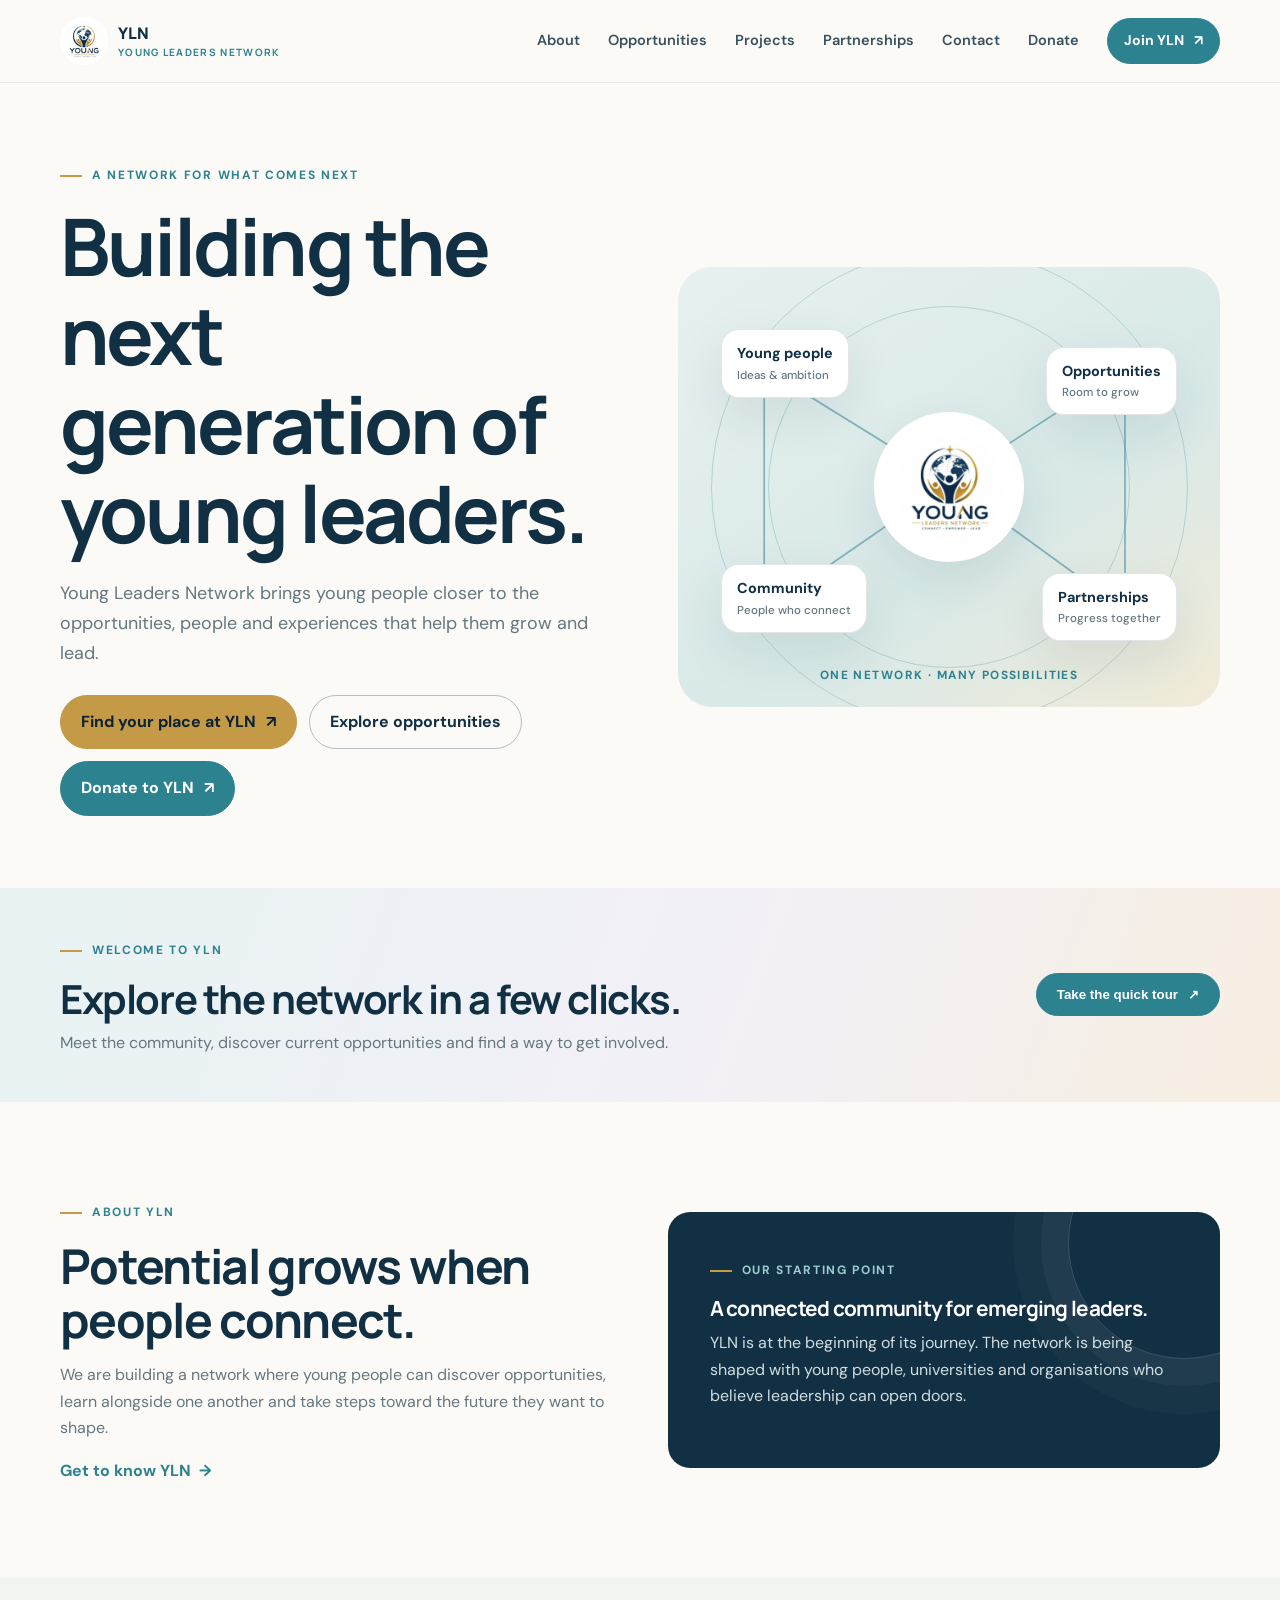
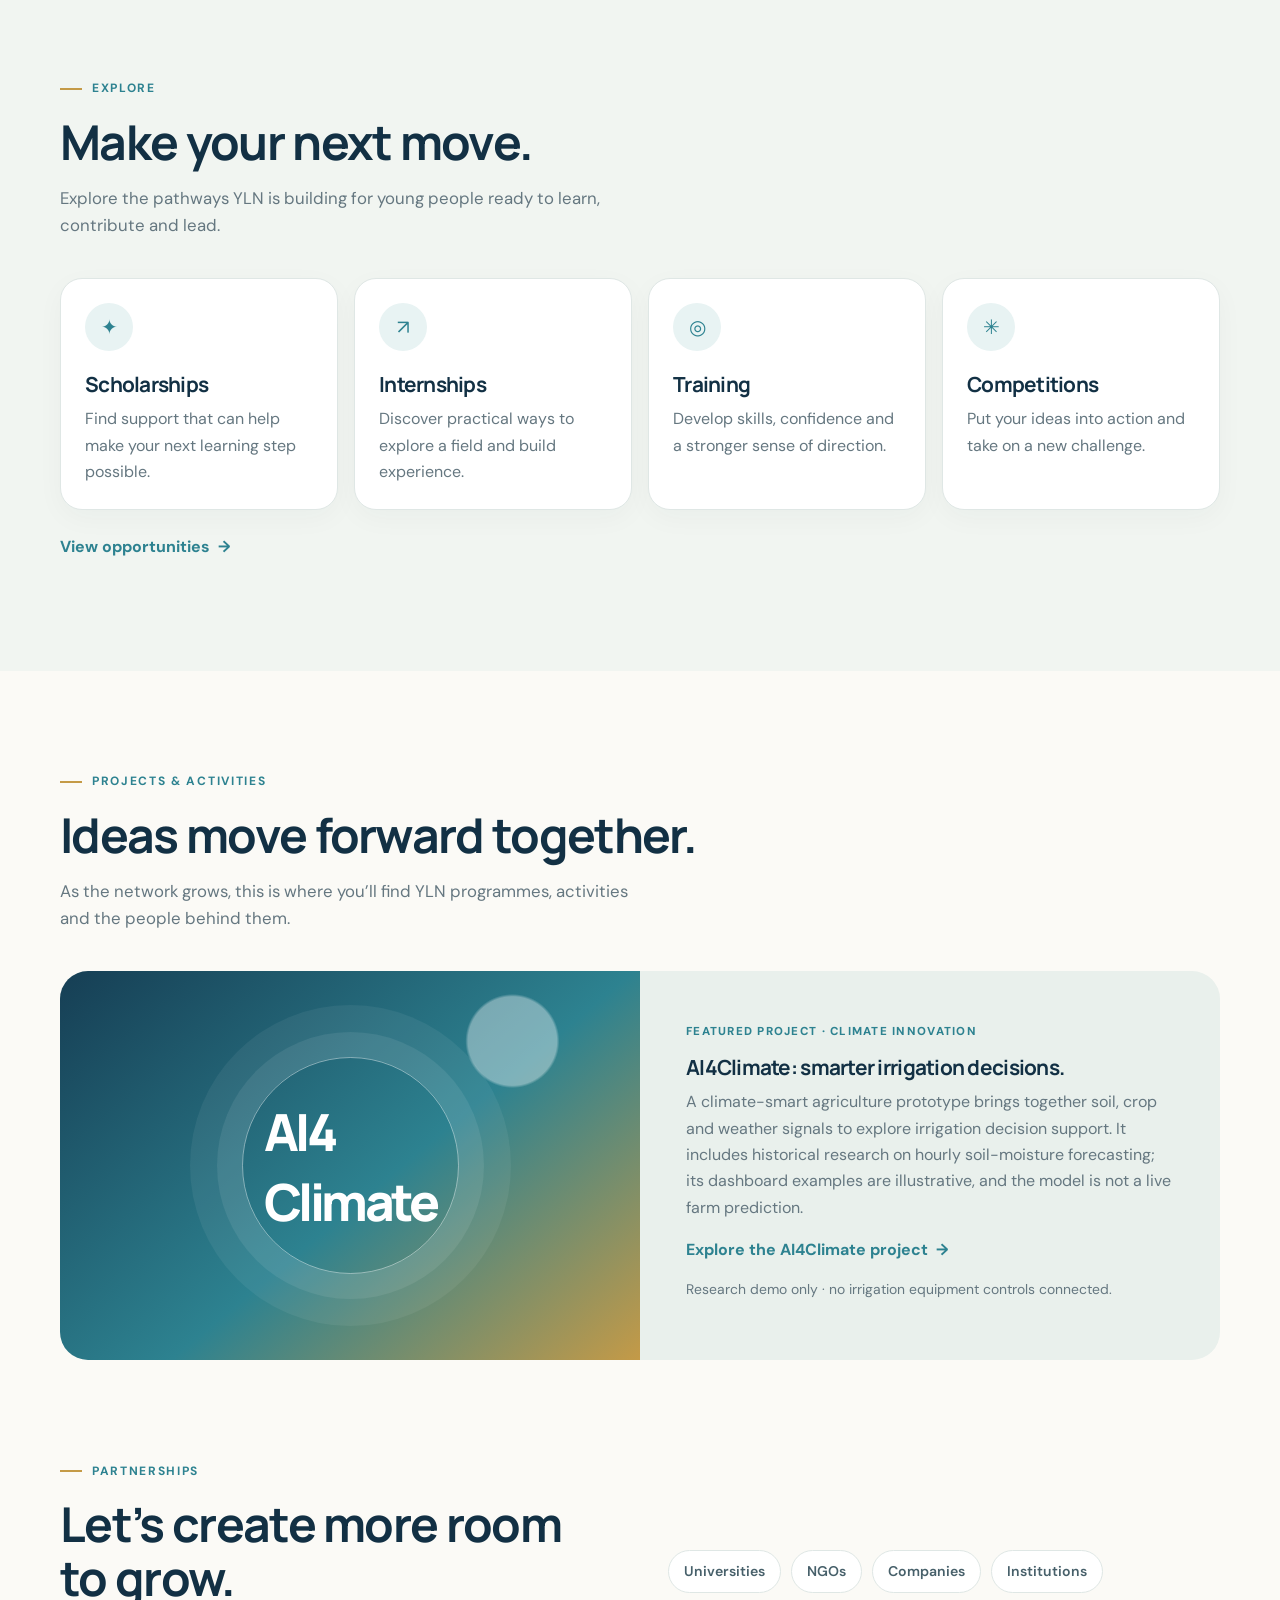
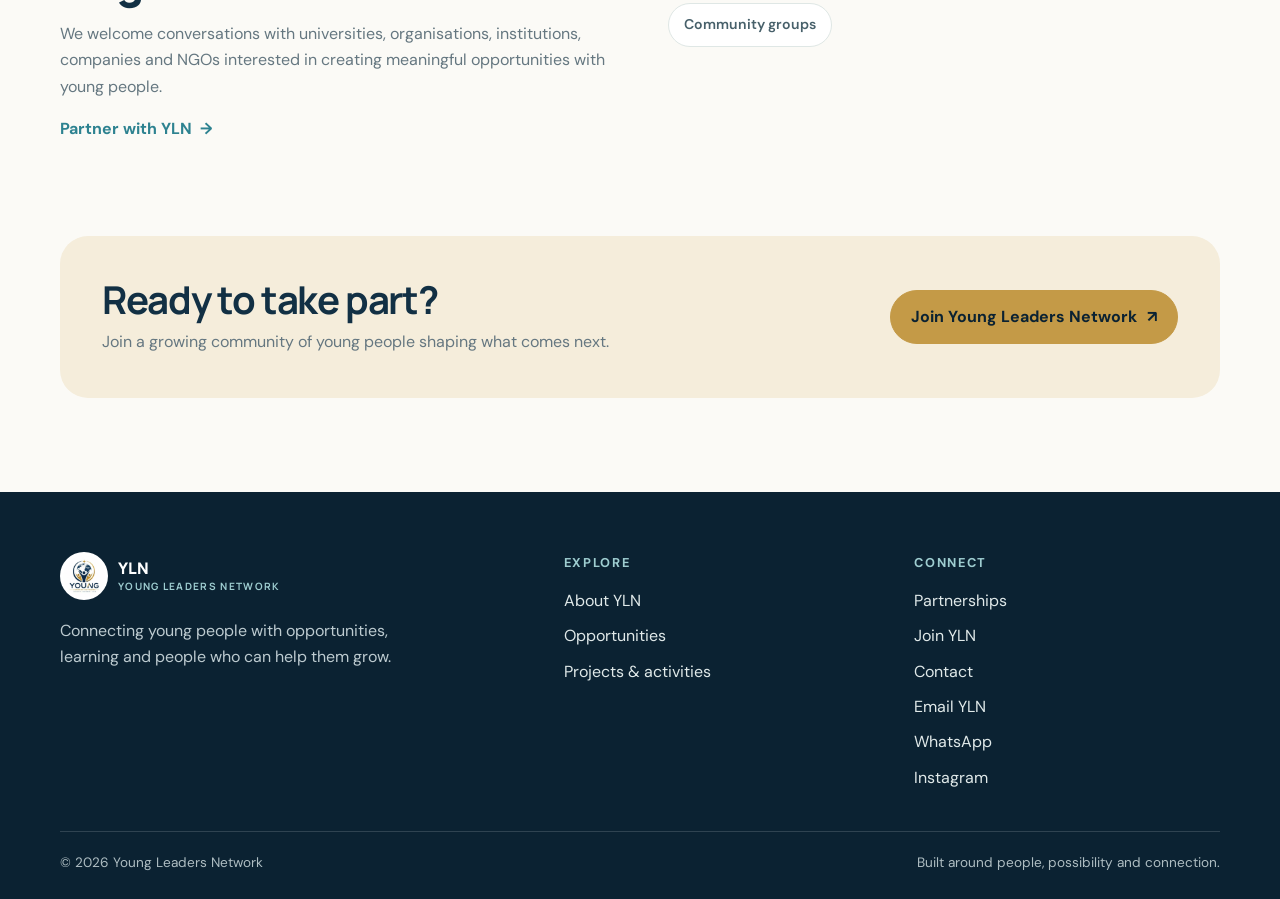
<file: index.html>
<!doctype html><html lang="en"><head><meta charset="utf-8"><meta name="viewport" content="width=device-width,initial-scale=1"><meta name="description" content="Young Leaders Network connects young people with opportunities, learning and meaningful partnerships."><title>Young Leaders Network | Building the next generation</title><link rel="icon" href="assets/yln-logo-circle.png" type="image/png"><meta name="theme-color" content="#102b45"><meta property="og:type" content="website"><meta property="og:title" content="Young Leaders Network"><meta property="og:description" content="Connecting young people with opportunities, learning and people who can help them grow."><link rel="stylesheet" href="css/style.css"></head><body>
<header class="site-header"><div class="container nav-wrap"><a class="brand" href="index.html" aria-label="Young Leaders Network home"><img src="assets/yln-logo-circle.png" alt=""><span>YLN<small>YOUNG LEADERS NETWORK</small></span></a><button class="menu-toggle" aria-label="Toggle navigation" aria-expanded="false">☰</button><nav class="nav-links" aria-label="Main navigation"><a href="about.html">About</a><a href="opportunities.html">Opportunities</a><a href="projects.html">Projects</a><a href="partnerships.html">Partnerships</a><a href="contact.html">Contact</a><a href="donate.html">Donate</a><a class="button small" href="join.html">Join YLN <span>↗</span></a></nav></div></header>
<main><section class="hero"><div class="container hero-grid"><div class="hero-copy"><span class="eyebrow">A network for what comes next</span><h1>Building the next generation of young leaders.</h1><p>Young Leaders Network brings young people closer to the opportunities, people and experiences that help them grow and lead.</p><div class="hero-actions"><a class="button gold" href="join.html">Find your place at YLN <span>↗</span></a><a class="button outline" href="opportunities.html">Explore opportunities</a><a class="button" href="donate.html">Donate to YLN <span>↗</span></a></div></div><div class="hero-art" aria-label="Illustration of young people connected through a leadership network"><svg class="network-lines" viewBox="0 0 600 500" aria-hidden="true"><g fill="none" stroke="#2d8290" stroke-width="2" opacity=".52"><path d="M90 115 300 245 500 115M90 390 300 245 500 390M90 115 90 390M500 115 500 390"/><circle cx="90" cy="115" r="6" fill="#c49a47"/><circle cx="500" cy="115" r="6" fill="#c49a47"/><circle cx="90" cy="390" r="6" fill="#c49a47"/><circle cx="500" cy="390" r="6" fill="#c49a47"/></g></svg><div class="hero-orb"><img src="assets/yln-logo-circle.png" alt="Young Leaders Network emblem"></div><div class="node one">Young people<span>Ideas & ambition</span></div><div class="node two">Opportunities<span>Room to grow</span></div><div class="node three">Community<span>People who connect</span></div><div class="node four">Partnerships<span>Progress together</span></div><div class="hero-note">One network · many possibilities</div></div></div></section>
<section class="welcome-strip"><div class="container welcome-inner"><div><span class="eyebrow">Welcome to YLN</span><h2>Explore the network in a few clicks.</h2><p>Meet the community, discover current opportunities and find a way to get involved.</p></div><button class="button" type="button" data-tour-open>Take the quick tour <span>↗</span></button></div></section>
<section class="section"><div class="container split"><div><span class="eyebrow">About YLN</span><h2>Potential grows when people connect.</h2><p>We are building a network where young people can discover opportunities, learn alongside one another and take steps toward the future they want to shape.</p><a class="link-arrow" href="about.html">Get to know YLN <span>→</span></a></div><div class="feature-panel"><span class="eyebrow" style="color:#9ecdd0">Our starting point</span><h3>A connected community for emerging leaders.</h3><p>YLN is at the beginning of its journey. The network is being shaped with young people, universities and organisations who believe leadership can open doors.</p></div></div></section>
<section class="section" style="background:#f1f5f1"><div class="container"><div class="section-heading"><span class="eyebrow">Explore</span><h2>Make your next move.</h2><p>Explore the pathways YLN is building for young people ready to learn, contribute and lead.</p></div><div class="cards"><article class="card"><div class="icon-disc">✦</div><h3>Scholarships</h3><p>Find support that can help make your next learning step possible.</p></article><article class="card"><div class="icon-disc">↗</div><h3>Internships</h3><p>Discover practical ways to explore a field and build experience.</p></article><article class="card"><div class="icon-disc">◎</div><h3>Training</h3><p>Develop skills, confidence and a stronger sense of direction.</p></article><article class="card"><div class="icon-disc">✳</div><h3>Competitions</h3><p>Put your ideas into action and take on a new challenge.</p></article></div><p style="margin-top:24px"><a class="link-arrow" href="opportunities.html">View opportunities <span>→</span></a></p></div></section>
<section class="section"><div class="container"><div class="section-heading"><span class="eyebrow">Projects & activities</span><h2>Ideas move forward together.</h2><p>As the network grows, this is where you’ll find YLN programmes, activities and the people behind them.</p></div><div class="project-feature"><div class="project-visual ai-project-visual"><strong>AI4<br>Climate</strong></div><div class="project-copy"><span class="category">Featured project · Climate innovation</span><h3>AI4Climate: smarter irrigation decisions.</h3><p>A climate-smart agriculture prototype brings together soil, crop and weather signals to explore irrigation decision support. It includes historical research on hourly soil-moisture forecasting; its dashboard examples are illustrative, and the model is not a live farm prediction.</p><a class="link-arrow" href="projects/ai4climate/index.html">Explore the AI4Climate project <span>→</span></a><p class="muted-note" style="margin-top:14px">Research demo only · no irrigation equipment controls connected.</p></div></div></div></section>
<section class="section" style="padding-top:0"><div class="container split"><div><span class="eyebrow">Partnerships</span><h2>Let’s create more room to grow.</h2><p>We welcome conversations with universities, organisations, institutions, companies and NGOs interested in creating meaningful opportunities with young people.</p><a class="link-arrow" href="partnerships.html">Partner with YLN <span>→</span></a></div><div><div class="partner-strip"><span class="pill">Universities</span><span class="pill">NGOs</span><span class="pill">Companies</span><span class="pill">Institutions</span><span class="pill">Community groups</span></div></div></div></section>
<section class="section" style="padding-top:0"><div class="container"><div class="cta-band"><div><h2>Ready to take part?</h2><p>Join a growing community of young people shaping what comes next.</p></div><a class="button gold" href="join.html">Join Young Leaders Network <span>↗</span></a></div></div></section></main>
<footer class="site-footer"><div class="container"><div class="footer-grid"><div><a class="brand" href="index.html"><img src="assets/yln-logo-circle.png" alt=""><span>YLN<small>YOUNG LEADERS NETWORK</small></span></a><p style="margin-top:18px">Connecting young people with opportunities, learning and people who can help them grow.</p></div><div><div class="footer-title">Explore</div><nav class="footer-links"><a href="about.html">About YLN</a><a href="opportunities.html">Opportunities</a><a href="projects.html">Projects & activities</a></nav></div><div><div class="footer-title">Connect</div><nav class="footer-links"><a href="partnerships.html">Partnerships</a><a href="join.html">Join YLN</a><a href="contact.html">Contact</a><a href="mailto:youngleadersnetwork01@gmail.com">Email YLN</a><a href="https://wa.me/message/LQ2M3WQJRGPVA1" target="_blank" rel="noopener noreferrer">WhatsApp</a><a href="https://www.instagram.com/youngleaders.network/" target="_blank" rel="noopener noreferrer">Instagram</a></nav></div></div><div class="footer-bottom"><span>© <span data-year></span> Young Leaders Network</span><span>Built around people, possibility and connection.</span></div></div></footer><dialog class="tour-dialog" data-tour-dialog aria-labelledby="tour-title"><button class="tour-close" type="button" data-tour-close aria-label="Close guide">×</button><span class="eyebrow" data-tour-step>01 / 04</span><h2 id="tour-title" data-tour-title>Start with the story</h2><p data-tour-copy>Learn about YLN and the values that shape our network.</p><div class="tour-actions"><a class="button" data-tour-link href="about.html">Visit About YLN ↗</a><button class="button outline" type="button" data-tour-next>Next</button></div></dialog><script src="js/main.js"></script><script>document.querySelector('[data-year]').textContent=new Date().getFullYear()</script></body></html>
</file>
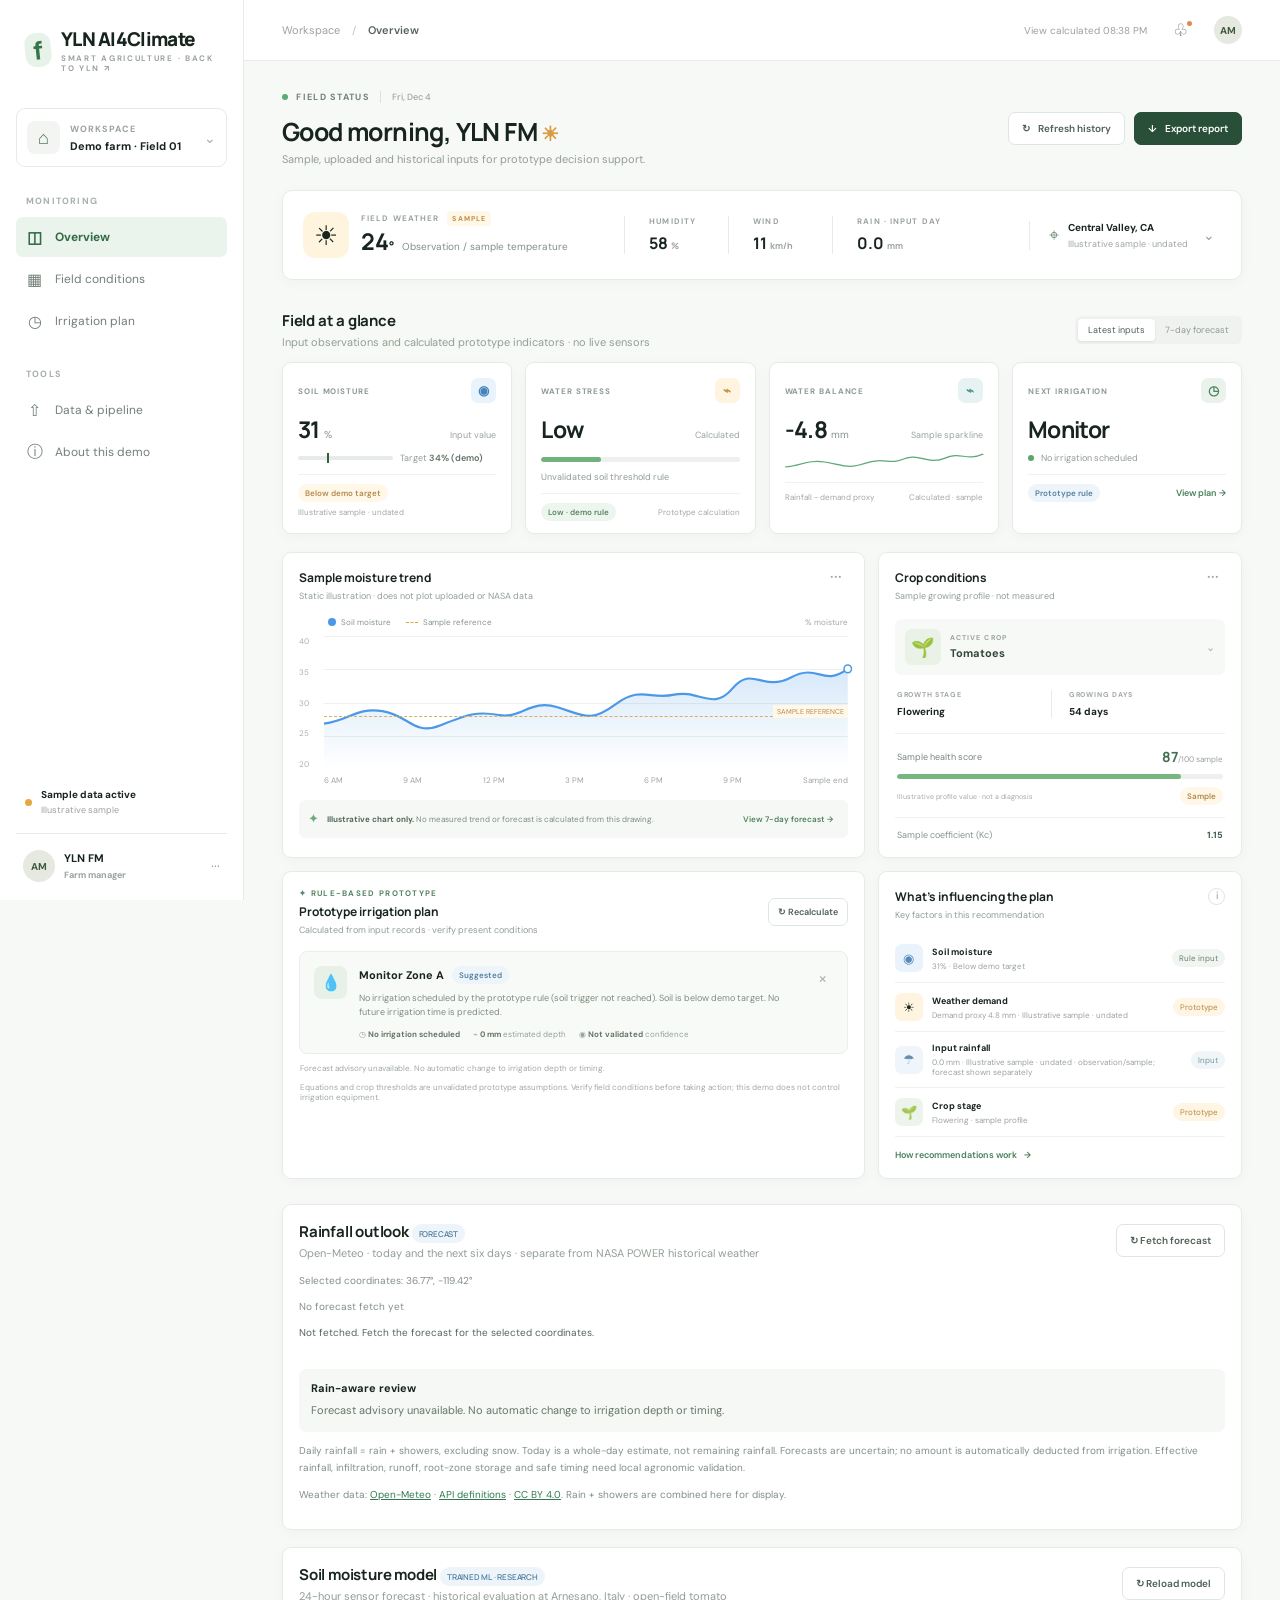
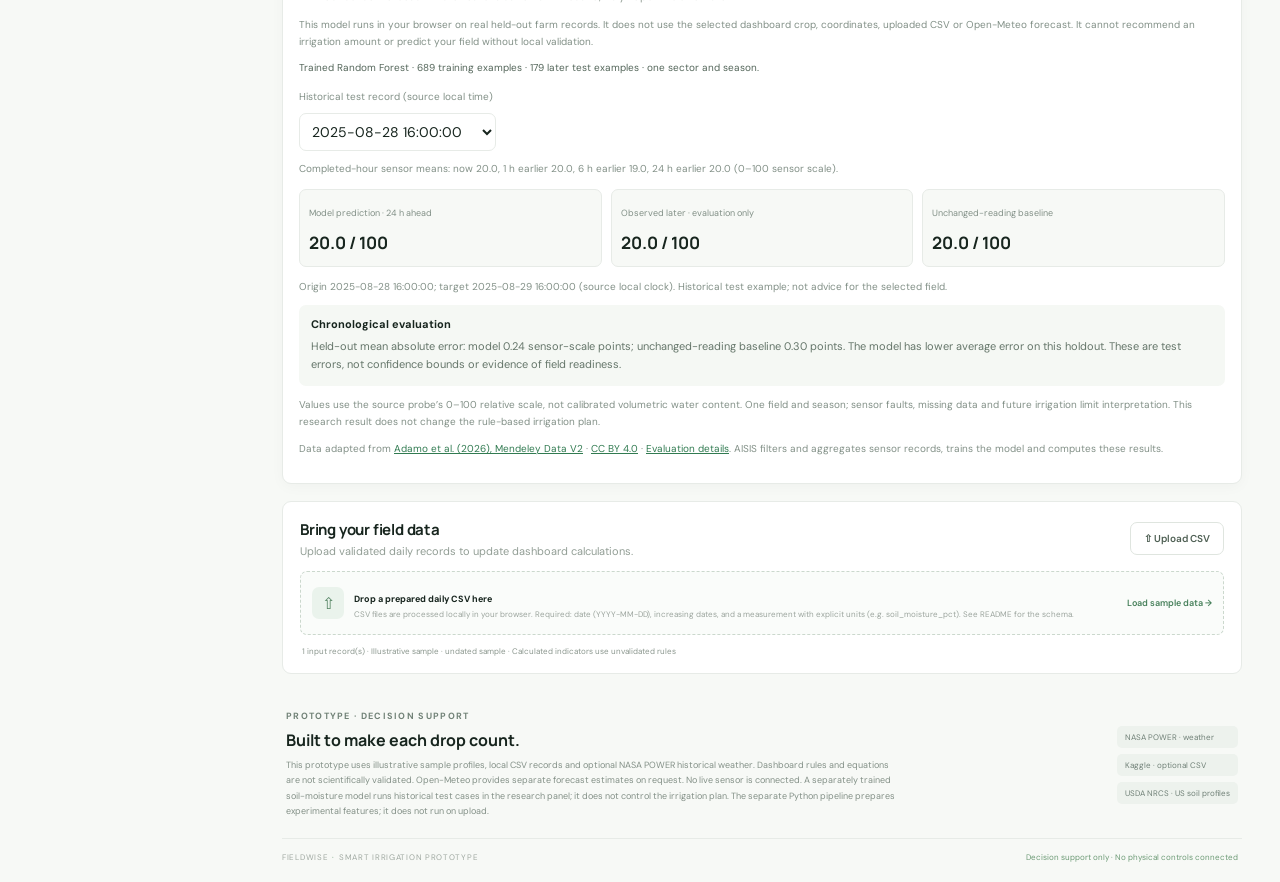
<file: projects/ai4climate/index.html>
<!doctype html>
<html lang="en">
<head>
  <meta charset="utf-8"><meta name="viewport" content="width=device-width, initial-scale=1">
  <meta name="description" content="AI4Climate smart irrigation decision support prototype from Young Leaders Network">
  <title>YLN AI4Climate — Smart Irrigation</title>
  <link rel="icon" href="../../assets/yln-logo-circle.png" type="image/png">
  <link rel="preconnect" href="https://fonts.googleapis.com"><link rel="preconnect" href="https://fonts.gstatic.com" crossorigin>
  <link href="https://fonts.googleapis.com/css2?family=DM+Sans:wght@400;500;600;700&family=Manrope:wght@400;500;600;700;800&display=swap" rel="stylesheet">
  <link rel="stylesheet" href="styles.css">
</head>
<body>
  <aside class="sidebar">
    <a class="brand" href="../../index.html" aria-label="Back to Young Leaders Network"><span class="brand-mark">f</span><span>YLN AI4Climate<small>SMART AGRICULTURE · BACK TO YLN ↗</small></span></a>
    <div class="farm-switch"><span class="farm-icon">⌂</span><span><small>WORKSPACE</small><strong>Demo farm · Field 01</strong></span><span class="chevron">⌄</span></div>
    <div class="nav-label">MONITORING</div>
    <nav><a class="nav-item active" href="#overview"><span>◫</span> Overview</a><a class="nav-item" href="#field"><span>▦</span> Field conditions</a><a class="nav-item" href="#recommendations"><span>◷</span> Irrigation plan</a></nav>
    <div class="nav-label tools-label">TOOLS</div><nav><a class="nav-item" href="#data"><span>⇧</span> Data & pipeline</a><a class="nav-item" href="#about"><span>ⓘ</span> About this demo</a></nav>
    <div class="side-bottom"><div class="source-status"><span class="status-dot"></span><span><strong id="sourceStatus">Demo data active</strong><small id="sourceDetail">Sample records · not live sensors</small></span></div><div class="profile"><div class="avatar">AM</div><span><strong>YLN FM</strong><small>Farm manager</small></span><span class="more">···</span></div></div>
  </aside>
  <main class="main" id="overview">
    <header class="topbar"><div class="breadcrumb">Workspace <span>/</span> <strong>Overview</strong></div><div class="top-actions"><span class="updated" id="updatedAt">Updated just now</span><button class="icon-btn" aria-label="Notifications">♧<b></b></button><div class="avatar small-avatar">AM</div></div></header>
    <div class="content">
      <section class="greeting"><div><div class="eyebrow"><span class="live-dot"></span> FIELD STATUS <span class="date-label" id="todayLabel"></span></div><h1>Good morning, YLN FM <span>☀</span></h1><p>Sample, uploaded and historical inputs for prototype decision support.</p></div><div class="header-buttons"><button class="button outline" id="refreshWeather"><span>↻</span> Refresh history</button><button class="button dark" id="exportBtn"><span>↓</span> Export report</button></div></section>
      <section class="weather-banner"><div class="weather-main"><div class="weather-icon">☀</div><div><small>FIELD WEATHER <span class="weather-live" id="weatherTag">DEMO</span></small><strong><span id="tempNow">24</span><sup>°</sup><span class="weather-sub">Observation / sample temperature</span></strong></div></div><div class="weather-stat"><small>HUMIDITY</small><strong><span id="humidity">58</span><small>%</small></strong></div><div class="weather-stat"><small>WIND</small><strong><span id="wind">11</span><small>km/h</small></strong></div><div class="weather-stat"><small>RAIN · INPUT DAY</small><strong><span id="rain">0</span><small>mm</small></strong></div><div class="weather-location"><span>⌖</span><span><strong id="locationLabel">Central Valley, CA</strong><small id="weatherSource">Illustrative sample</small></span><button id="locationEdit" title="Set weather and forecast coordinates">⌄</button></div></section>
      <section class="section-head"><div><h2>Field at a glance</h2><p>Input observations and calculated prototype indicators · no live sensors</p></div><div class="period-toggle"><button class="selected" id="latestInputsBtn" aria-pressed="true" aria-controls="field">Latest inputs</button><button id="sevenDayBtn" aria-pressed="false" aria-controls="forecast">7-day forecast</button></div></section>
      <section class="metric-grid" id="field">
        <article class="metric-card"><div class="metric-top"><span>SOIL MOISTURE</span><span class="metric-icon blue">◉</span></div><div class="metric-value"><strong id="soilMoisture">31</strong><small>%</small><span class="trend neutral">Input value</span></div><div class="metric-note"><span class="range-line" title="0–100% measurement scale; no validated target range"><i id="soilMarker" style="left:31%"></i></span><span>Target <b id="soilTarget">34% (demo)</b></span></div><div class="metric-footer"><span class="status-pill demo-pill" id="soilStatus">Below demo target</span><span id="soilSource">Illustrative sample</span></div></article>
        <article class="metric-card"><div class="metric-top"><span>WATER STRESS</span><span class="metric-icon amber">⌁</span></div><div class="metric-value"><strong id="stressValue">Low</strong><span class="trend neutral">Calculated</span></div><div class="stress-meter"><i id="stressMeter" style="width:30%"></i></div><div class="metric-note">Unvalidated soil threshold rule</div><div class="metric-footer"><span class="status-pill good-pill" id="stressPill">Low risk</span><span>Prototype calculation</span></div></article>
        <article class="metric-card"><div class="metric-top"><span>WATER BALANCE</span><span class="metric-icon teal">⌁</span></div><div class="metric-value"><strong id="balanceValue">−4.8</strong><small>mm</small><span class="trend neutral">Sample sparkline</span></div><div class="sparkline" title="Static illustrative sparkline; not input history" aria-label="Static sample sparkline"><svg viewBox="0 0 180 32" preserveAspectRatio="none"><path d="M0 24 C15 22 20 12 36 16 S56 28 73 18 S95 21 108 11 S130 21 145 10 S164 15 180 3"/></svg></div><div class="metric-footer"><span>Rainfall − demand proxy</span><span id="balanceSource">Sample inputs</span></div></article>
        <article class="metric-card"><div class="metric-top"><span>NEXT IRRIGATION</span><span class="metric-icon green">◷</span></div><div class="metric-value"><strong id="nextIrrigation">Monitor</strong></div><div class="metric-note"><span class="recommend-dot"></span><span id="nextDetail">No irrigation scheduled</span></div><div class="metric-footer"><span class="status-pill rec-pill">Prototype rule</span><button class="text-link" onclick="document.querySelector('#recommendations').scrollIntoView({behavior:'smooth'})">View plan →</button></div></article>
      </section>
      <section class="dashboard-grid"><article class="panel moisture-panel"><div class="panel-heading"><div><h3>Sample moisture trend</h3><p>Static illustration · does not plot uploaded or NASA data</p></div><button class="more-button" aria-label="More options">···</button></div><div class="chart-legend"><span><i class="legend-blue"></i> Soil moisture</span><span><i class="legend-dash"></i> Sample reference</span><span class="chart-unit">% moisture</span></div><div class="chart-wrap"><div class="y-labels"><span>40</span><span>35</span><span>30</span><span>25</span><span>20</span></div><div class="chart-area"><div class="gridline g1"></div><div class="gridline g2"></div><div class="gridline g3"></div><div class="gridline g4"></div><div class="target-line"><span>SAMPLE REFERENCE</span></div><svg class="moisture-chart" viewBox="0 0 700 170" preserveAspectRatio="none"><defs><linearGradient id="fill" x1="0" x2="0" y1="0" y2="1"><stop offset="0" stop-color="#4b99e6" stop-opacity=".22"/><stop offset="1" stop-color="#4b99e6" stop-opacity="0"/></linearGradient></defs><path class="area-path" d="M0,112 C35,108 42,91 78,96 S119,128 156,114 S204,96 234,101 S276,80 312,91 S356,111 390,87 S435,82 468,75 S520,97 546,67 S586,72 624,53 S665,66 700,42 L700,170 L0,170 Z"/><path class="line-path" d="M0,112 C35,108 42,91 78,96 S119,128 156,114 S204,96 234,101 S276,80 312,91 S356,111 390,87 S435,82 468,75 S520,97 546,67 S586,72 624,53 S665,66 700,42"/><circle cx="700" cy="42" r="5" class="last-point"/></svg><div class="x-labels"><span>6 AM</span><span>9 AM</span><span>12 PM</span><span>3 PM</span><span>6 PM</span><span>9 PM</span><span>Sample end</span></div></div></div><div class="chart-insight"><span class="insight-icon">✦</span><span><strong>Illustrative chart only.</strong> No measured trend or forecast is calculated from this drawing.</span><button id="chartPeriod">View 7-day forecast →</button></div></article>
      <article class="panel crop-panel"><div class="panel-heading"><div><h3>Crop conditions</h3><p>Sample growing profile · not measured</p></div><button class="more-button">···</button></div><div class="crop-select"><span class="crop-thumb">🌱</span><span><small>ACTIVE CROP</small><strong><select id="cropSelect" aria-label="Select crop"><option value="tomato">Tomatoes</option><option value="maize">Maize</option><option value="wheat">Wheat</option><option value="lettuce">Lettuce</option></select></strong></span><span class="chevron">⌄</span></div><div class="crop-stats"><div><small>GROWTH STAGE</small><strong id="growthStage">Flowering</strong></div><div><small>GROWING DAYS</small><strong><span id="growthDays">54</span> days</strong></div></div><div class="crop-health"><div class="health-head"><span>Sample health score</span><strong id="healthScore">87<span>/100</span></strong></div><div class="health-track"><i id="healthTrack" style="width:87%"></i></div><div class="health-foot"><span>Illustrative profile value · not a diagnosis</span><span class="status-pill demo-pill">Sample</span></div></div><div class="crop-footer"><span>Sample coefficient (Kc)</span><strong id="kcValue">1.15</strong></div></article></section>
      <section class="lower-grid"><article class="panel recommendation-panel" id="recommendations"><div class="panel-heading"><div><div class="eyebrow green-text">✦ RULE-BASED PROTOTYPE</div><h3>Prototype irrigation plan</h3><p>Calculated from input records · verify present conditions</p></div><button class="button outline compact" id="recalcBtn">↻ Recalculate</button></div><div class="recommendation-card"><div class="rec-icon">💧</div><div class="rec-copy"><div class="rec-title"><strong id="recTitle">Monitor Zone A</strong><span class="status-pill rec-pill">Suggested</span></div><p id="recExplanation">Unvalidated sample rule. Recalculate to inspect the prototype result.</p><div class="rec-tags"><span>◷ <b id="recTime">No irrigation scheduled</b></span><span>⌁ <b id="recAmount">0 mm</b> estimated depth</span><span>◉ <b id="recConfidence">Not validated</b> confidence</span></div></div><button class="dismiss-btn" id="dismissRec" aria-label="Dismiss recommendation">×</button></div><div id="dismissedNotice" hidden>Recommendation dismissed. Recalculate to show it again.</div><div class="rec-disclaimer" id="recForecastNote"></div><div class="rec-disclaimer">Equations and crop thresholds are unvalidated prototype assumptions. Verify field conditions before taking action; this demo does not control irrigation equipment.</div></article>
      <article class="panel factors-panel"><div class="panel-heading"><div><h3>What’s influencing the plan</h3><p>Key factors in this recommendation</p></div><span class="info-icon">i</span></div><div class="factor-list"><div class="factor"><span class="factor-icon soil-factor">◉</span><span><strong>Soil moisture</strong><small id="factorSoil">31% · below demo target</small></span><span class="factor-impact stable-impact">Rule input</span></div><div class="factor"><span class="factor-icon weather-factor">☀</span><span><strong>Weather demand</strong><small id="factorWeather">Demand proxy 4.8 mm · sample</small></span><span class="factor-impact high-impact">Prototype</span></div><div class="factor"><span class="factor-icon rain-factor">☂</span><span><strong>Input rainfall</strong><small id="factorRain">0 mm · sample; forecast shown separately</small></span><span class="factor-impact low-impact">Input</span></div><div class="factor"><span class="factor-icon crop-factor">🌱</span><span><strong>Crop stage</strong><small id="factorCrop">Flowering · sample profile</small></span><span class="factor-impact high-impact">Prototype</span></div></div><button class="learn-link" onclick="document.querySelector('#about').scrollIntoView({behavior:'smooth'})">How recommendations work <span>→</span></button></article></section>
      <section class="panel forecast-panel" id="forecast" aria-labelledby="forecastHeading">
        <div class="section-head"><div><h2 id="forecastHeading">Rainfall outlook <span class="status-pill rec-pill">FORECAST</span></h2><p>Open-Meteo · today and the next six days · separate from NASA POWER historical weather</p></div><button class="button outline" id="refreshForecast">↻ Fetch forecast</button></div>
        <p class="forecast-meta" id="forecastLocation"></p>
        <p class="forecast-meta" id="forecastFetched">No forecast fetch yet</p>
        <p class="forecast-status" id="forecastStatus" role="status">Not fetched.</p>
        <div class="forecast-grid" id="forecastDays"></div>
        <div class="forecast-advisory"><strong>Rain-aware review</strong><p id="forecastAdvisory">Fetch a forecast to review possible rain-related changes.</p></div>
        <p class="forecast-note">Daily rainfall = rain + showers, excluding snow. Today is a whole-day estimate, not remaining rainfall. Forecasts are uncertain; no amount is automatically deducted from irrigation. Effective rainfall, infiltration, runoff, root-zone storage and safe timing need local agronomic validation.</p>
        <p class="forecast-note">Weather data: <a href="https://open-meteo.com/" target="_blank" rel="noopener noreferrer">Open-Meteo</a> · <a href="https://open-meteo.com/en/docs" target="_blank" rel="noopener noreferrer">API definitions</a> · <a href="https://creativecommons.org/licenses/by/4.0/" target="_blank" rel="noopener noreferrer">CC BY 4.0</a>. Rain + showers are combined here for display.</p>
      </section>
      <section class="panel forecast-panel" id="ai-model" aria-labelledby="aiHeading">
        <div class="section-head"><div><h2 id="aiHeading">Soil moisture model <span class="status-pill rec-pill">TRAINED ML · RESEARCH</span></h2><p>24-hour sensor forecast · historical evaluation at Arnesano, Italy · open-field tomato</p></div><button class="button outline" id="aiLoad">↻ Reload model</button></div>
        <p class="forecast-note">This model runs in your browser on real held-out farm records. It does not use the selected dashboard crop, coordinates, uploaded CSV or Open-Meteo forecast. It cannot recommend an irrigation amount or predict your field without local validation.</p>
        <p class="forecast-status" id="aiStatus" role="status">Loading trained model…</p>
        <label class="forecast-note" for="aiCase">Historical test record (source local time)</label>
        <select id="aiCase" aria-label="Historical model test record" disabled></select>
        <div id="aiResults" hidden>
          <p class="forecast-meta" id="aiInputs"></p>
          <div class="ai-results-grid">
            <article class="forecast-day"><span>Model prediction · 24 h ahead</span><strong id="aiPrediction"></strong></article>
            <article class="forecast-day"><span>Observed later · evaluation only</span><strong id="aiObserved"></strong></article>
            <article class="forecast-day"><span>Unchanged-reading baseline</span><strong id="aiPersistence"></strong></article>
          </div>
          <p class="forecast-meta" id="aiResultNote"></p>
          <div class="forecast-advisory"><strong>Chronological evaluation</strong><p id="aiMetrics"></p></div>
        </div>
        <p class="forecast-note">Values use the source probe’s 0–100 relative scale, not calibrated volumetric water content. One field and season; sensor faults, missing data and future irrigation limit interpretation. This research result does not change the rule-based irrigation plan.</p>
        <p class="forecast-note">Data adapted from <a href="https://data.mendeley.com/datasets/c837v6p8ph/2" target="_blank" rel="noopener noreferrer">Adamo et al. (2026), Mendeley Data V2</a> · <a href="https://creativecommons.org/licenses/by/4.0/" target="_blank" rel="noopener noreferrer">CC BY 4.0</a> · <a href="models/evaluation.json" target="_blank">Evaluation details</a>. AISIS filters and aggregates sensor records, trains the model and computes these results.</p>
      </section>
      <section class="data-section" id="data"><div class="section-head"><div><h2>Bring your field data</h2><p>Upload validated daily records to update dashboard calculations.</p></div><label class="button outline upload-button">⇧ Upload CSV<input type="file" id="csvUpload" accept=".csv,text/csv" hidden></label></div><div class="upload-row"><div class="upload-icon">⇧</div><div><strong>Drop a prepared daily CSV here</strong><p>CSV files are processed locally in your browser. Required: date (YYYY-MM-DD), increasing dates, and a measurement with explicit units (e.g. soil_moisture_pct). See README for the schema.</p></div><button class="text-link" id="sampleBtn">Load sample data →</button></div><div class="data-preview" id="dataPreview"><span>Input preview</span><strong>1 sample record</strong><span>Unvalidated rules</span><span class="status-pill demo-pill">Illustrative sample</span></div></section>
      <section class="about-section" id="about"><div><div class="eyebrow">PROTOTYPE · DECISION SUPPORT</div><h2>Built to make each drop count.</h2><p>This prototype uses illustrative sample profiles, local CSV records and optional NASA POWER historical weather. Dashboard rules and equations are not scientifically validated. Open-Meteo provides separate forecast estimates on request. No live sensor is connected. A separately trained soil-moisture model runs historical test cases in the research panel; it does not control the irrigation plan. The separate Python pipeline prepares experimental features; it does not run on upload.</p></div><div class="source-chips"><span>NASA POWER · weather</span><span>Kaggle · optional CSV</span><span>USDA NRCS · US soil profiles</span></div></section>
      <footer>FIELDWISE <span>·</span> SMART IRRIGATION PROTOTYPE <span class="footer-right">Decision support only · No physical controls connected</span></footer>
    </div>
  </main>
  <dialog id="locationDialog" class="location-dialog" aria-labelledby="locationDialogTitle">
    <form id="locationForm">
      <h2 id="locationDialogTitle">Weather coordinates</h2>
      <p>Use these coordinates for historical weather and forecasts. Saving clears the previous location's inputs.</p>
      <label for="latitudeInput">Latitude (−90 to 90)</label>
      <input id="latitudeInput" type="number" min="-90" max="90" step="any" required>
      <label for="longitudeInput">Longitude (−180 to 180)</label>
      <input id="longitudeInput" type="number" min="-180" max="180" step="any" required>
      <div class="location-actions"><button class="button outline" id="cancelLocation" type="button">Cancel</button><button class="button dark" type="submit">Save coordinates</button></div>
    </form>
  </dialog>
  <div class="toast" id="toast" role="status"></div><script src="app.js"></script><script src="moisture-ai.js"></script>
</body></html>
</file>
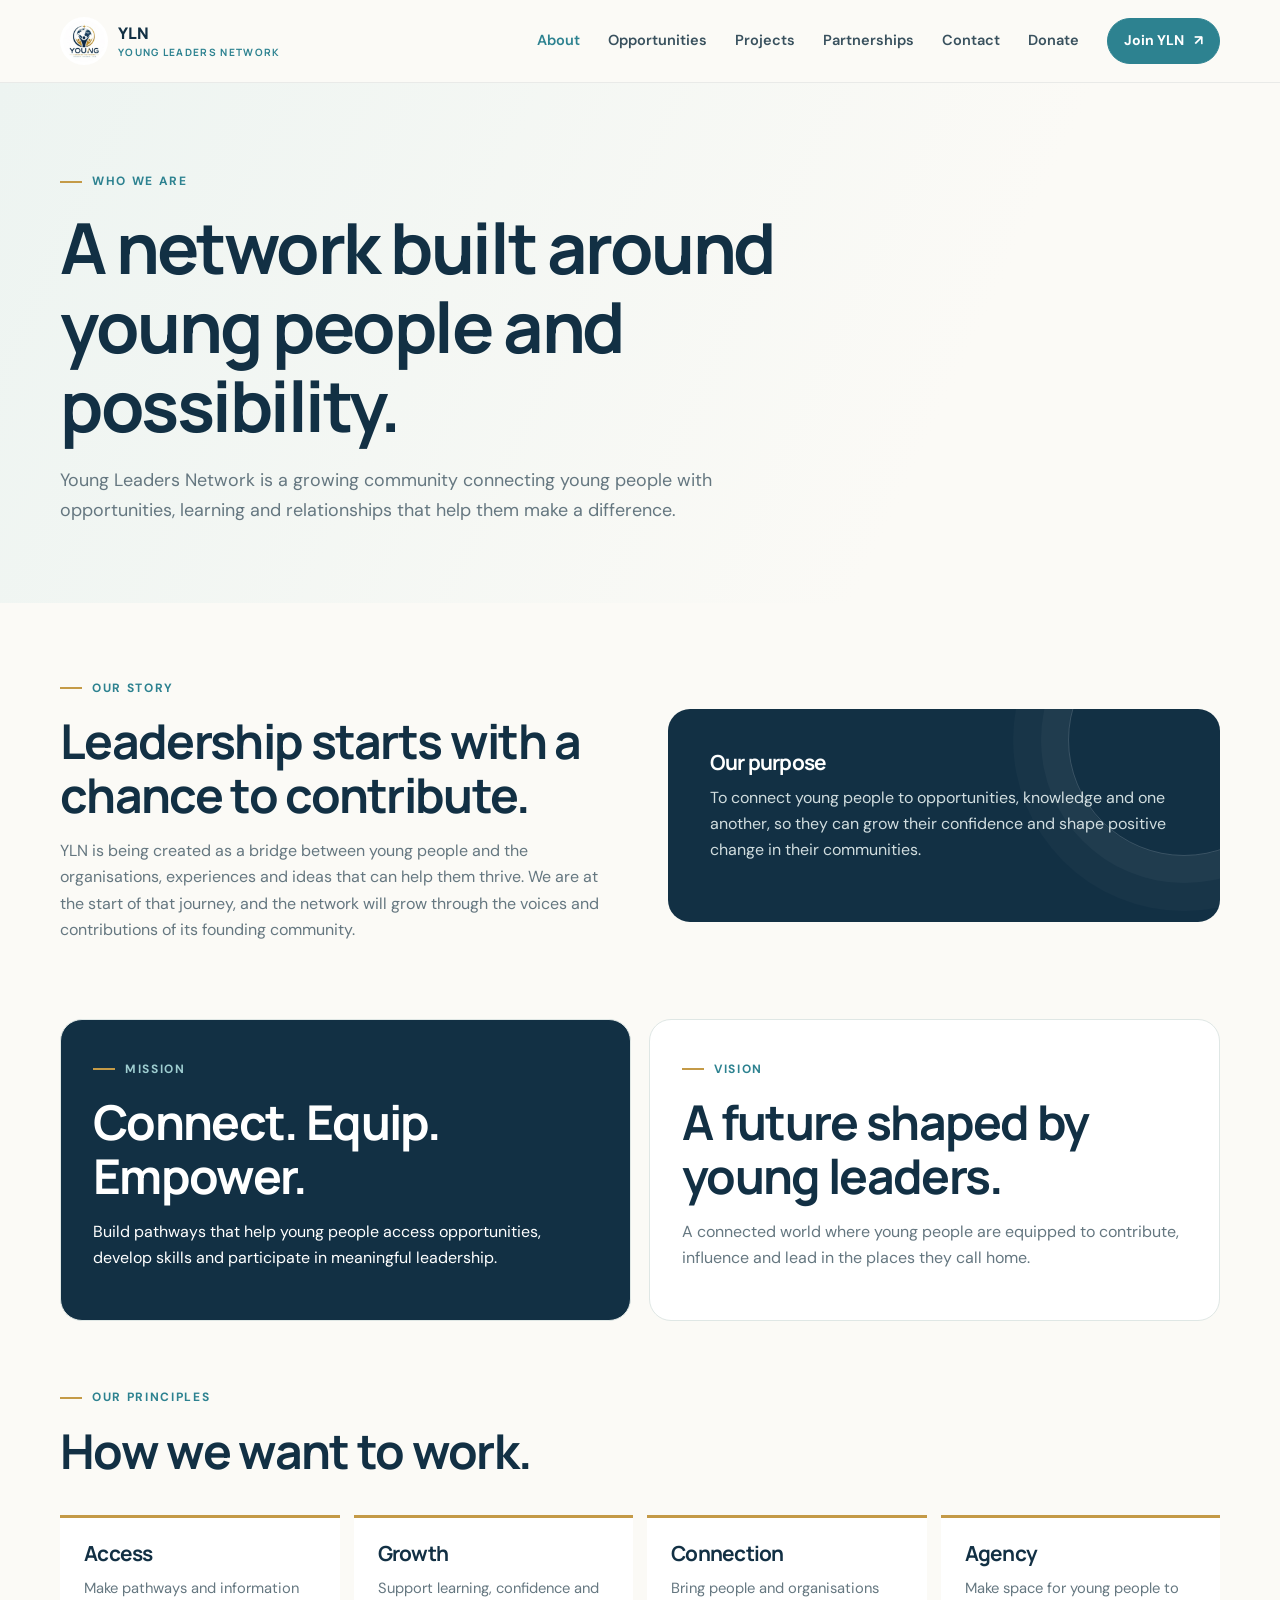
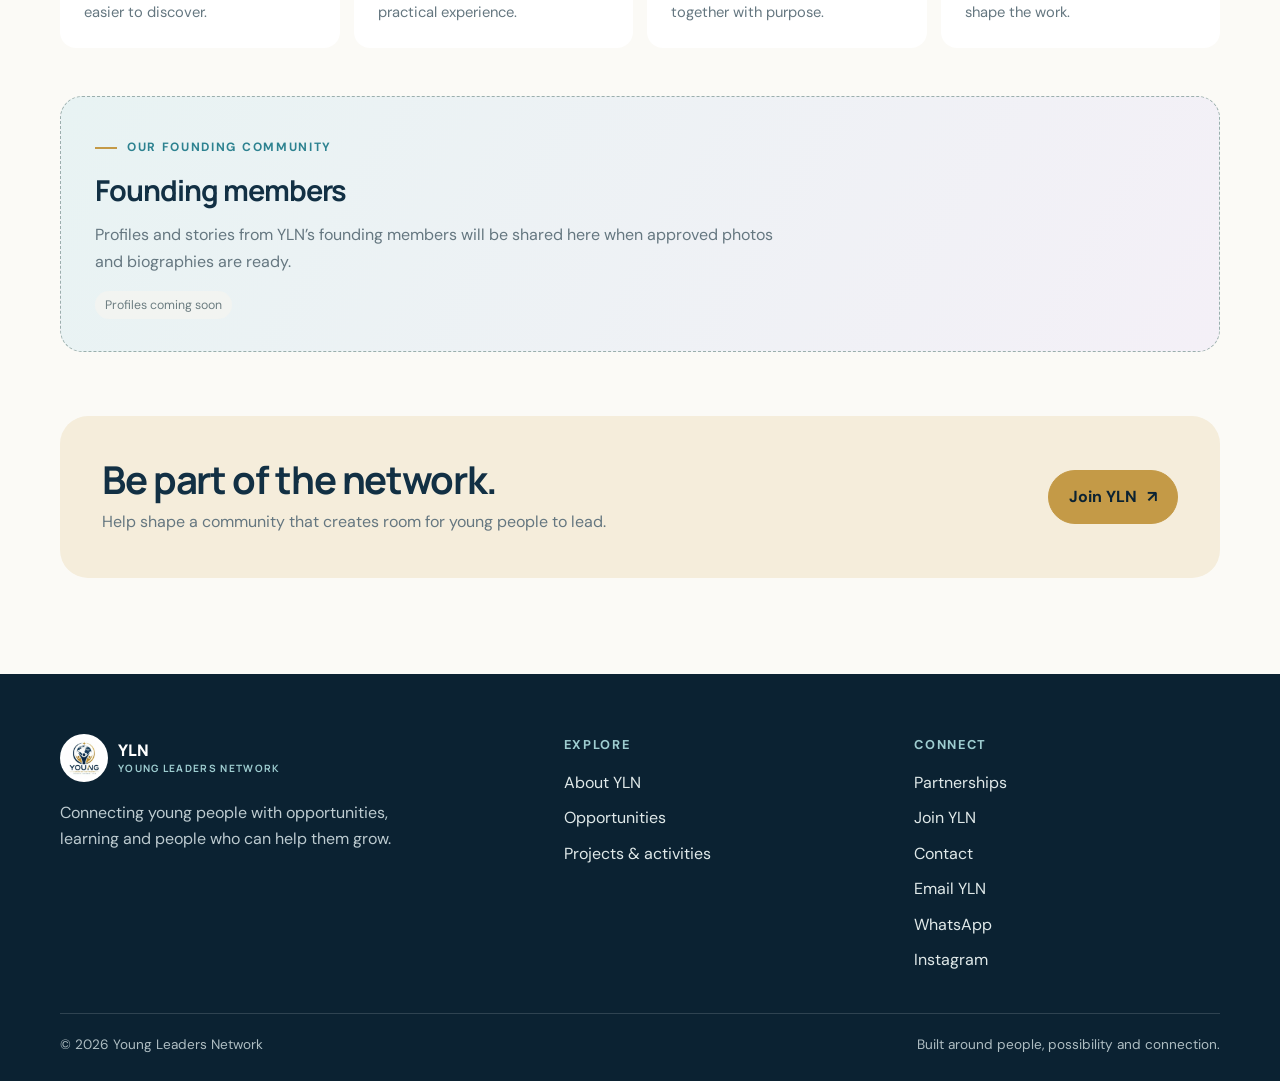
<file: about.html>
<!doctype html><html lang="en"><head><meta charset="utf-8"><meta name="viewport" content="width=device-width,initial-scale=1"><meta name="description" content="Learn about the Young Leaders Network, its purpose and values."><title>About YLN | Young Leaders Network</title><link rel="icon" href="assets/yln-logo-circle.png" type="image/png"><meta name="theme-color" content="#102b45"><meta property="og:type" content="website"><meta property="og:title" content="About | Young Leaders Network"><meta property="og:description" content="Connecting young people with opportunities, learning and people who can help them grow."><link rel="stylesheet" href="css/style.css"></head><body>
<header class="site-header"><div class="container nav-wrap"><a class="brand" href="index.html"><img src="assets/yln-logo-circle.png" alt=""><span>YLN<small>YOUNG LEADERS NETWORK</small></span></a><button class="menu-toggle" aria-label="Toggle navigation" aria-expanded="false">☰</button><nav class="nav-links" aria-label="Main navigation"><a aria-current="page" href="about.html">About</a><a href="opportunities.html">Opportunities</a><a href="projects.html">Projects</a><a href="partnerships.html">Partnerships</a><a href="contact.html">Contact</a><a href="donate.html">Donate</a><a class="button small" href="join.html">Join YLN <span>↗</span></a></nav></div></header><main><section class="page-hero"><div class="container"><span class="eyebrow">Who we are</span><h1>A network built around young people and possibility.</h1><p>Young Leaders Network is a growing community connecting young people with opportunities, learning and relationships that help them make a difference.</p></div></section><section class="page-content"><div class="container"><div class="split" style="margin-bottom:60px"><div><span class="eyebrow">Our story</span><h2>Leadership starts with a chance to contribute.</h2><p>YLN is being created as a bridge between young people and the organisations, experiences and ideas that can help them thrive. We are at the start of that journey, and the network will grow through the voices and contributions of its founding community.</p></div><div class="feature-panel"><h3>Our purpose</h3><p>To connect young people to opportunities, knowledge and one another, so they can grow their confidence and shape positive change in their communities.</p></div></div><div class="statement-grid" style="margin-bottom:60px"><article class="statement mission"><span class="eyebrow" style="color:#9ecdd0">Mission</span><h2>Connect. Equip. Empower.</h2><p>Build pathways that help young people access opportunities, develop skills and participate in meaningful leadership.</p></article><article class="statement"><span class="eyebrow">Vision</span><h2>A future shaped by young leaders.</h2><p>A connected world where young people are equipped to contribute, influence and lead in the places they call home.</p></article></div><div class="section-heading"><span class="eyebrow">Our principles</span><h2>How we want to work.</h2></div><div class="values-grid"><article class="value"><h3>Access</h3><p>Make pathways and information easier to discover.</p></article><article class="value"><h3>Growth</h3><p>Support learning, confidence and practical experience.</p></article><article class="value"><h3>Connection</h3><p>Bring people and organisations together with purpose.</p></article><article class="value"><h3>Agency</h3><p>Make space for young people to shape the work.</p></article></div><section class="founders-reserved"><span class="eyebrow">Our founding community</span><h2>Founding members</h2><p>Profiles and stories from YLN’s founding members will be shared here when approved photos and biographies are ready.</p><span class="status">Profiles coming soon</span></section><div style="margin-top:64px" class="cta-band"><div><h2>Be part of the network.</h2><p>Help shape a community that creates room for young people to lead.</p></div><a class="button gold" href="join.html">Join YLN <span>↗</span></a></div></div></section></main><footer class="site-footer"><div class="container"><div class="footer-grid"><div><a class="brand" href="index.html"><img src="assets/yln-logo-circle.png" alt=""><span>YLN<small>YOUNG LEADERS NETWORK</small></span></a><p style="margin-top:18px">Connecting young people with opportunities, learning and people who can help them grow.</p></div><div><div class="footer-title">Explore</div><nav class="footer-links"><a href="about.html">About YLN</a><a href="opportunities.html">Opportunities</a><a href="projects.html">Projects & activities</a></nav></div><div><div class="footer-title">Connect</div><nav class="footer-links"><a href="partnerships.html">Partnerships</a><a href="join.html">Join YLN</a><a href="contact.html">Contact</a><a href="mailto:youngleadersnetwork01@gmail.com">Email YLN</a><a href="https://wa.me/message/LQ2M3WQJRGPVA1" target="_blank" rel="noopener noreferrer">WhatsApp</a><a href="https://www.instagram.com/youngleaders.network/" target="_blank" rel="noopener noreferrer">Instagram</a></nav></div></div><div class="footer-bottom"><span>© <span data-year></span> Young Leaders Network</span><span>Built around people, possibility and connection.</span></div></div></footer><script src="js/main.js"></script><script>document.querySelector('[data-year]').textContent=new Date().getFullYear()</script></body></html>
</file>
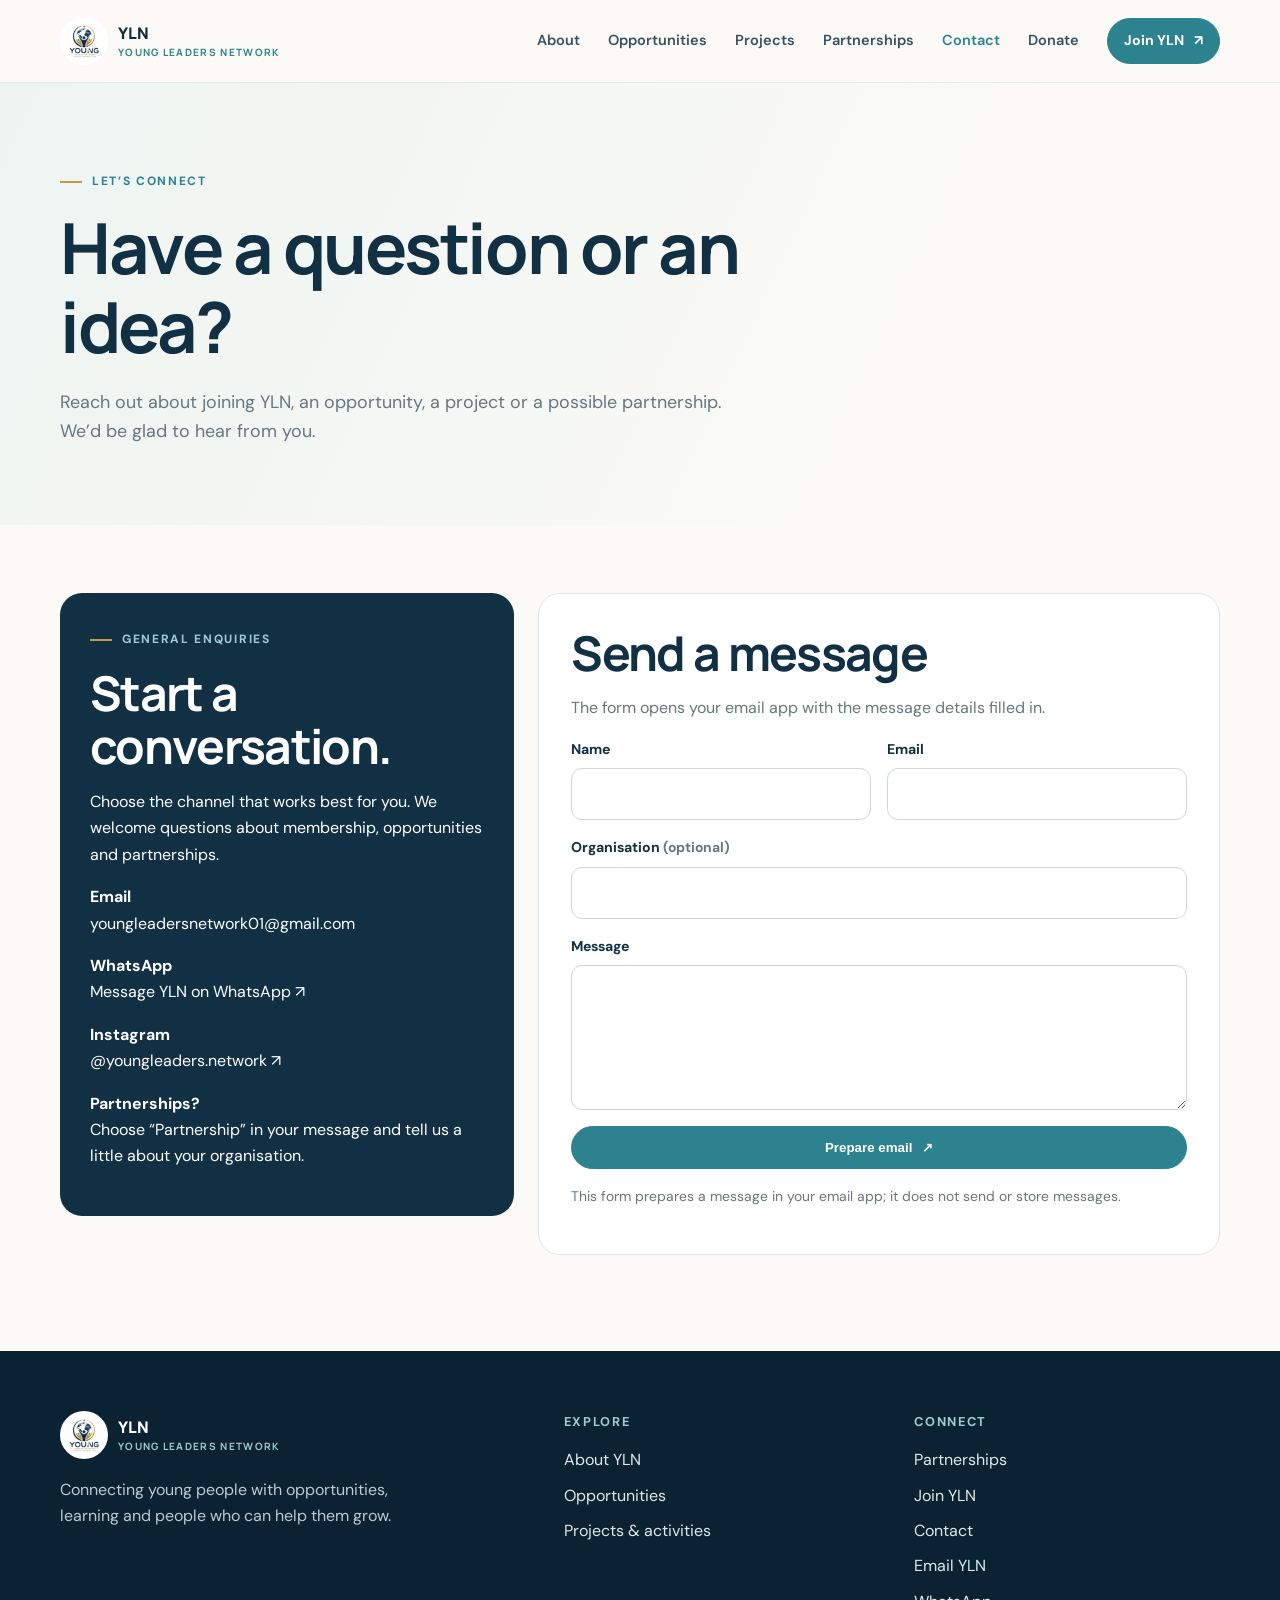
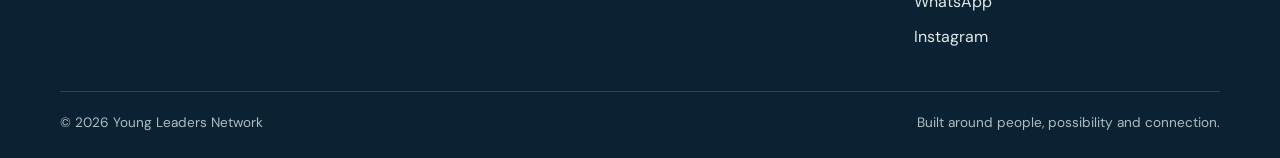
<file: contact.html>
<!doctype html><html lang="en"><head><meta charset="utf-8"><meta name="viewport" content="width=device-width,initial-scale=1"><meta name="description" content="Contact Young Leaders Network about joining, opportunities or partnerships."><title>Contact | Young Leaders Network</title><link rel="icon" href="assets/yln-logo-circle.png" type="image/png"><meta name="theme-color" content="#102b45"><meta property="og:type" content="website"><meta property="og:title" content="Contact | Young Leaders Network"><meta property="og:description" content="Connecting young people with opportunities, learning and people who can help them grow."><link rel="stylesheet" href="css/style.css"></head><body>
<header class="site-header"><div class="container nav-wrap"><a class="brand" href="index.html"><img src="assets/yln-logo-circle.png" alt=""><span>YLN<small>YOUNG LEADERS NETWORK</small></span></a><button class="menu-toggle" aria-label="Toggle navigation" aria-expanded="false">☰</button><nav class="nav-links" aria-label="Main navigation"><a href="about.html">About</a><a href="opportunities.html">Opportunities</a><a href="projects.html">Projects</a><a href="partnerships.html">Partnerships</a><a aria-current="page" href="contact.html">Contact</a><a href="donate.html">Donate</a><a class="button small" href="join.html">Join YLN <span>↗</span></a></nav></div></header><main><section class="page-hero"><div class="container"><span class="eyebrow">Let’s connect</span><h1>Have a question or an idea?</h1><p>Reach out about joining YLN, an opportunity, a project or a possible partnership. We’d be glad to hear from you.</p></div></section><section class="page-content"><div class="container contact-grid"><aside class="contact-card"><span class="eyebrow" style="color:#9ecdd0">General enquiries</span><h2>Start a conversation.</h2><p>Choose the channel that works best for you. We welcome questions about membership, opportunities and partnerships.</p><p><strong>Email</strong><br><a href="mailto:youngleadersnetwork01@gmail.com">youngleadersnetwork01@gmail.com</a></p><p><strong>WhatsApp</strong><br><a href="https://wa.me/message/LQ2M3WQJRGPVA1" target="_blank" rel="noopener noreferrer">Message YLN on WhatsApp ↗</a></p><p><strong>Instagram</strong><br><a href="https://www.instagram.com/youngleaders.network/" target="_blank" rel="noopener noreferrer">@youngleaders.network ↗</a></p><p><strong>Partnerships?</strong><br>Choose “Partnership” in your message and tell us a little about your organisation.</p></aside><div class="form-card"><h2>Send a message</h2><p>The form opens your email app with the message details filled in.</p><form data-contact-form><div class="form-grid"><div class="field"><label for="name">Name</label><input id="name" name="name" autocomplete="name" required></div><div class="field"><label for="email">Email</label><input id="email" name="email" type="email" autocomplete="email" required></div><div class="field full"><label for="organisation">Organisation <span class="muted-note">(optional)</span></label><input id="organisation" name="organisation" autocomplete="organization"></div><div class="field full"><label for="message">Message</label><textarea id="message" name="message" required></textarea></div><div class="field full"><button class="button" type="submit">Prepare email <span>↗</span></button></div></div></form><div class="notice" data-form-notice role="status"></div><p class="muted-note" style="margin-top:16px">This form prepares a message in your email app; it does not send or store messages.</p></div></div></section></main><footer class="site-footer"><div class="container"><div class="footer-grid"><div><a class="brand" href="index.html"><img src="assets/yln-logo-circle.png" alt=""><span>YLN<small>YOUNG LEADERS NETWORK</small></span></a><p style="margin-top:18px">Connecting young people with opportunities, learning and people who can help them grow.</p></div><div><div class="footer-title">Explore</div><nav class="footer-links"><a href="about.html">About YLN</a><a href="opportunities.html">Opportunities</a><a href="projects.html">Projects & activities</a></nav></div><div><div class="footer-title">Connect</div><nav class="footer-links"><a href="partnerships.html">Partnerships</a><a href="join.html">Join YLN</a><a href="contact.html">Contact</a><a href="mailto:youngleadersnetwork01@gmail.com">Email YLN</a><a href="https://wa.me/message/LQ2M3WQJRGPVA1" target="_blank" rel="noopener noreferrer">WhatsApp</a><a href="https://www.instagram.com/youngleaders.network/" target="_blank" rel="noopener noreferrer">Instagram</a></nav></div></div><div class="footer-bottom"><span>© <span data-year></span> Young Leaders Network</span><span>Built around people, possibility and connection.</span></div></div></footer><script src="js/main.js"></script><script>document.querySelector('[data-year]').textContent=new Date().getFullYear()</script></body></html>
</file>
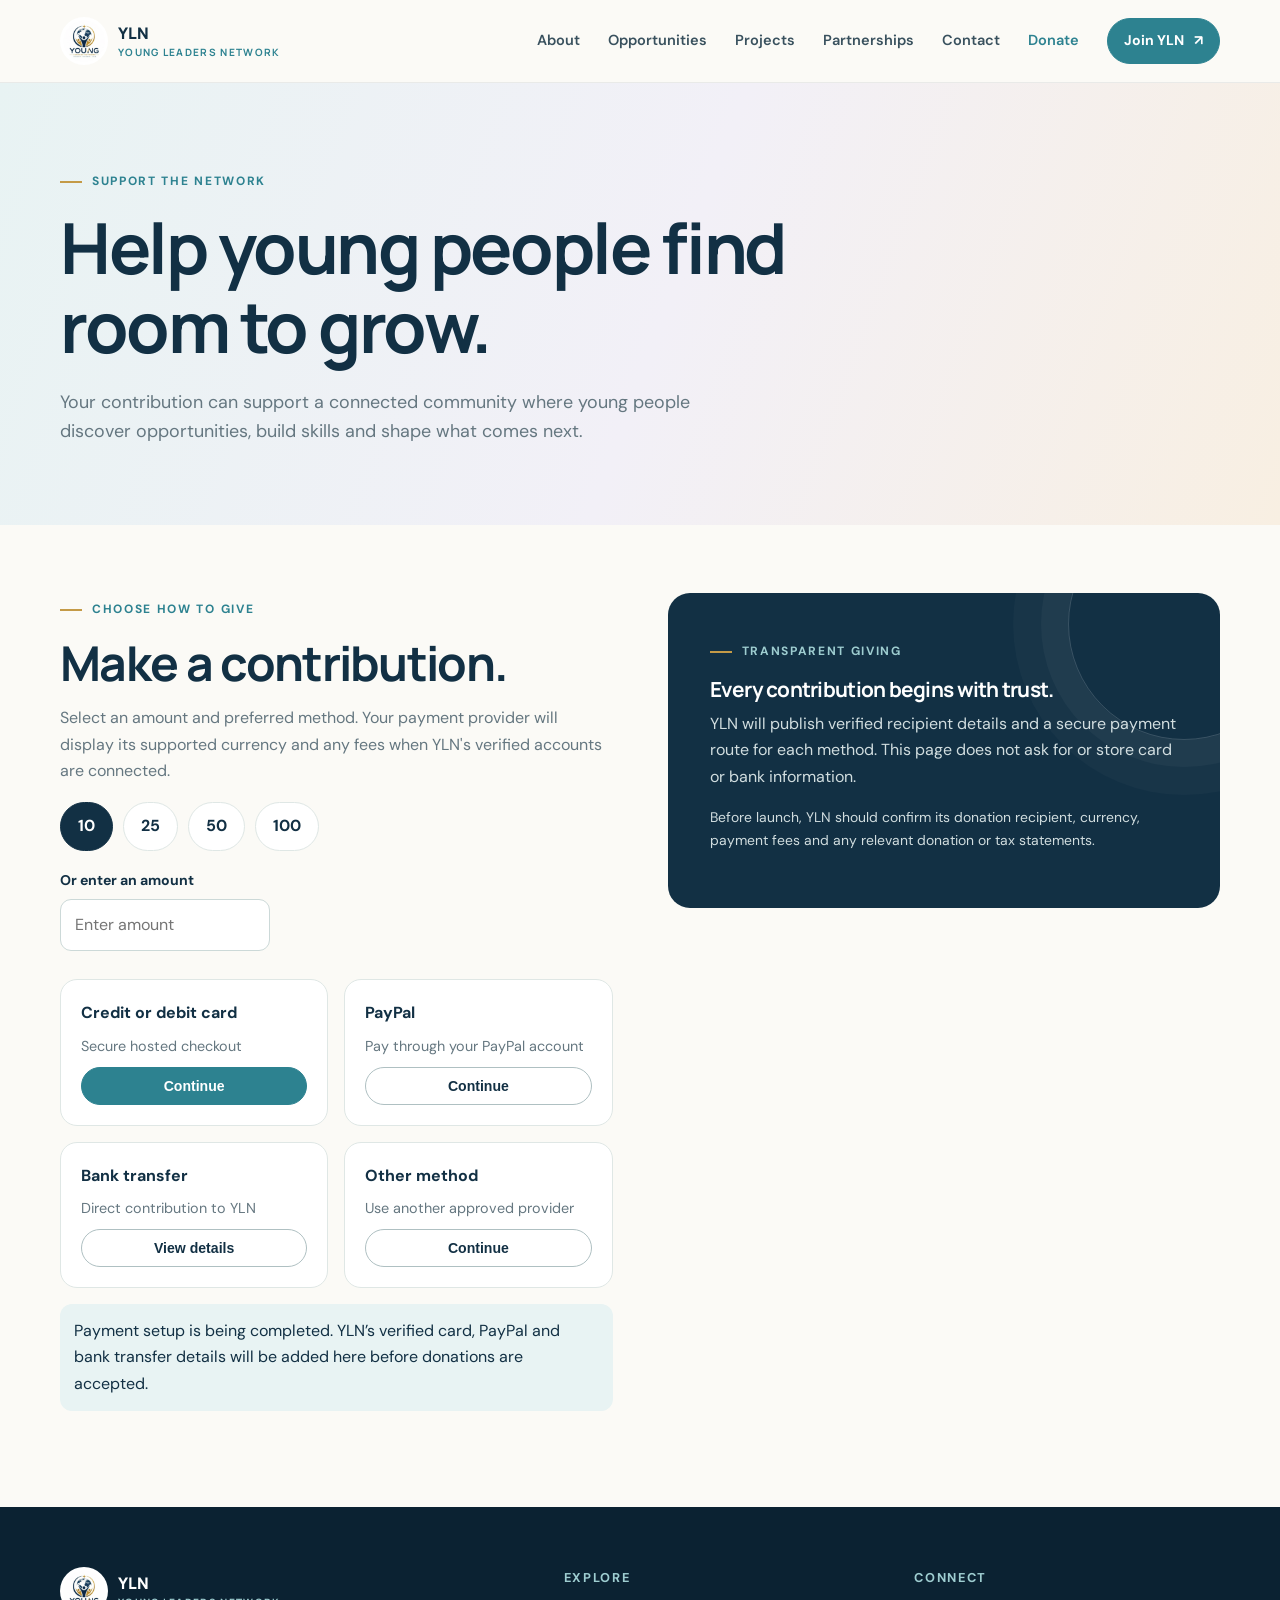
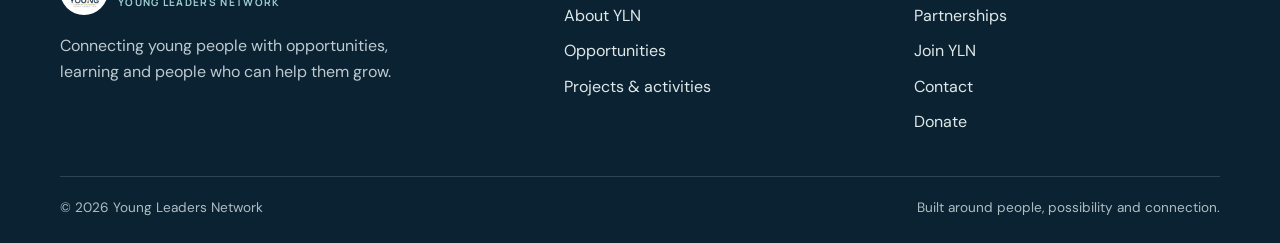
<file: donate.html>
<!doctype html><html lang="en"><head><meta charset="utf-8"><meta name="viewport" content="width=device-width,initial-scale=1"><meta name="description" content="Support Young Leaders Network and help create opportunities for young people."><title>Donate | Young Leaders Network</title><link rel="icon" href="assets/yln-logo-circle.png" type="image/png"><meta name="theme-color" content="#102b45"><meta property="og:type" content="website"><meta property="og:title" content="Donate | Young Leaders Network"><meta property="og:description" content="Connecting young people with opportunities, learning and people who can help them grow."><link rel="stylesheet" href="css/style.css"></head><body>
<header class="site-header"><div class="container nav-wrap"><a class="brand" href="index.html"><img src="assets/yln-logo-circle.png" alt=""><span>YLN<small>YOUNG LEADERS NETWORK</small></span></a><button class="menu-toggle" aria-label="Toggle navigation" aria-expanded="false">☰</button><nav class="nav-links" aria-label="Main navigation"><a href="about.html">About</a><a href="opportunities.html">Opportunities</a><a href="projects.html">Projects</a><a href="partnerships.html">Partnerships</a><a href="contact.html">Contact</a><a aria-current="page" href="donate.html">Donate</a><a class="button small" href="join.html">Join YLN <span>↗</span></a></nav></div></header>
<main><section class="page-hero color-band"><div class="container"><span class="eyebrow">Support the network</span><h1>Help young people find room to grow.</h1><p>Your contribution can support a connected community where young people discover opportunities, build skills and shape what comes next.</p></div></section><section class="page-content"><div class="container"><div class="split" style="align-items:start"><div><span class="eyebrow">Choose how to give</span><h2>Make a contribution.</h2><p>Select an amount and preferred method. Your payment provider will display its supported currency and any fees when YLN's verified accounts are connected.</p><div class="amount-options" role="radiogroup" aria-label="Donation amount"><label><input type="radio" name="amount" value="10" checked><span>10</span></label><label><input type="radio" name="amount" value="25"><span>25</span></label><label><input type="radio" name="amount" value="50"><span>50</span></label><label><input type="radio" name="amount" value="100"><span>100</span></label></div><div class="field" style="max-width:210px;margin-bottom:28px"><label for="customAmount">Or enter an amount</label><input id="customAmount" type="number" min="1" step="1" inputmode="decimal" placeholder="Enter amount"></div><div class="cards" style="grid-template-columns:repeat(2,minmax(0,1fr))"><article class="donation-method"><strong>Credit or debit card</strong><span>Secure hosted checkout</span><button class="button small" data-method="card">Continue</button></article><article class="donation-method"><strong>PayPal</strong><span>Pay through your PayPal account</span><button class="button small outline" data-method="paypal">Continue</button></article><article class="donation-method"><strong>Bank transfer</strong><span>Direct contribution to YLN</span><button class="button small outline" data-method="bank">View details</button></article><article class="donation-method"><strong>Other method</strong><span>Use another approved provider</span><button class="button small outline" data-method="other">Continue</button></article></div><div class="notice show" data-donation-notice role="status">Payment setup is being completed. YLN’s verified card, PayPal and bank transfer details will be added here before donations are accepted.</div></div><aside class="feature-panel"><span class="eyebrow" style="color:#9ecdd0">Transparent giving</span><h3>Every contribution begins with trust.</h3><p>YLN will publish verified recipient details and a secure payment route for each method. This page does not ask for or store card or bank information.</p><p class="muted-note" style="color:#d1dddf">Before launch, YLN should confirm its donation recipient, currency, payment fees and any relevant donation or tax statements.</p></aside></div></div></section></main>
<footer class="site-footer"><div class="container"><div class="footer-grid"><div><a class="brand" href="index.html"><img src="assets/yln-logo-circle.png" alt=""><span>YLN<small>YOUNG LEADERS NETWORK</small></span></a><p style="margin-top:18px">Connecting young people with opportunities, learning and people who can help them grow.</p></div><div><div class="footer-title">Explore</div><nav class="footer-links"><a href="about.html">About YLN</a><a href="opportunities.html">Opportunities</a><a href="projects.html">Projects & activities</a></nav></div><div><div class="footer-title">Connect</div><nav class="footer-links"><a href="partnerships.html">Partnerships</a><a href="join.html">Join YLN</a><a href="contact.html">Contact</a><a href="donate.html">Donate</a></nav></div></div><div class="footer-bottom"><span>© <span data-year></span> Young Leaders Network</span><span>Built around people, possibility and connection.</span></div></div></footer><script src="js/main.js"></script><script src="js/donate.js"></script><script>document.querySelector('[data-year]').textContent=new Date().getFullYear()</script></body></html>
</file>
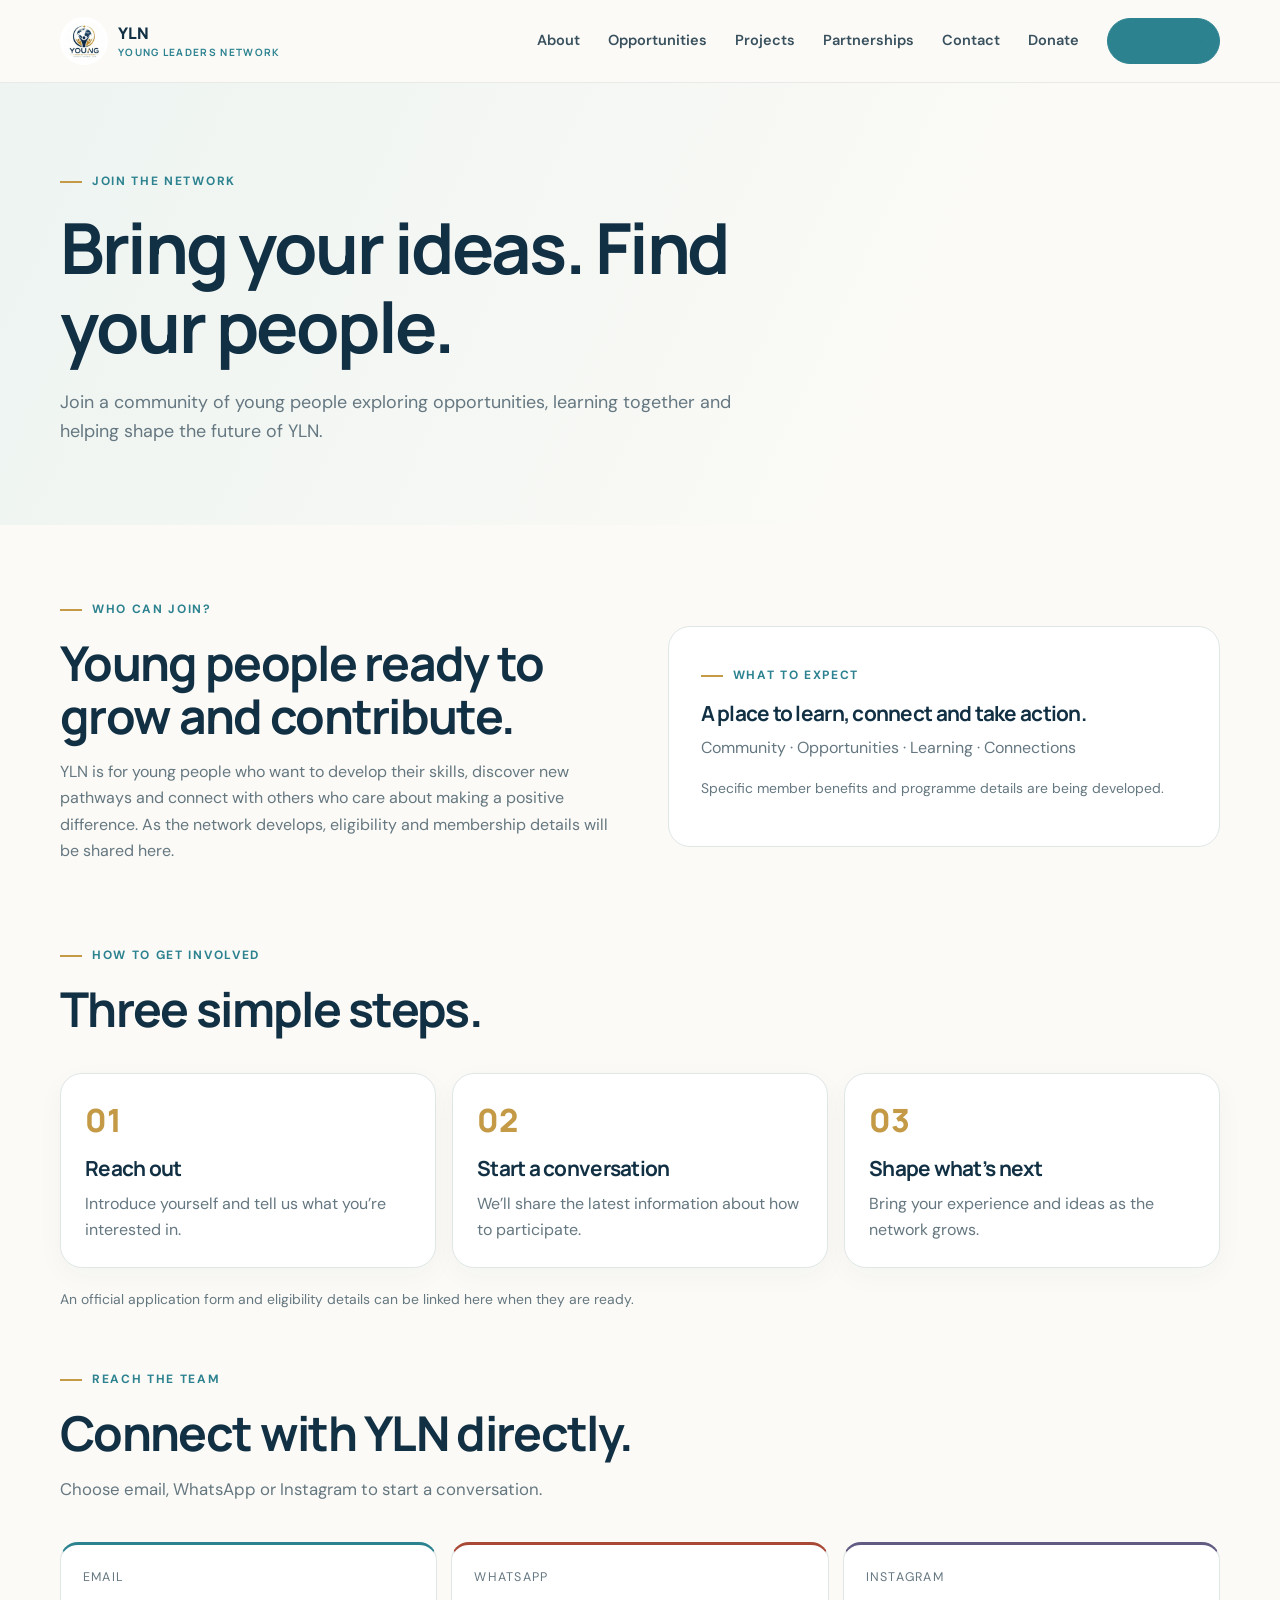
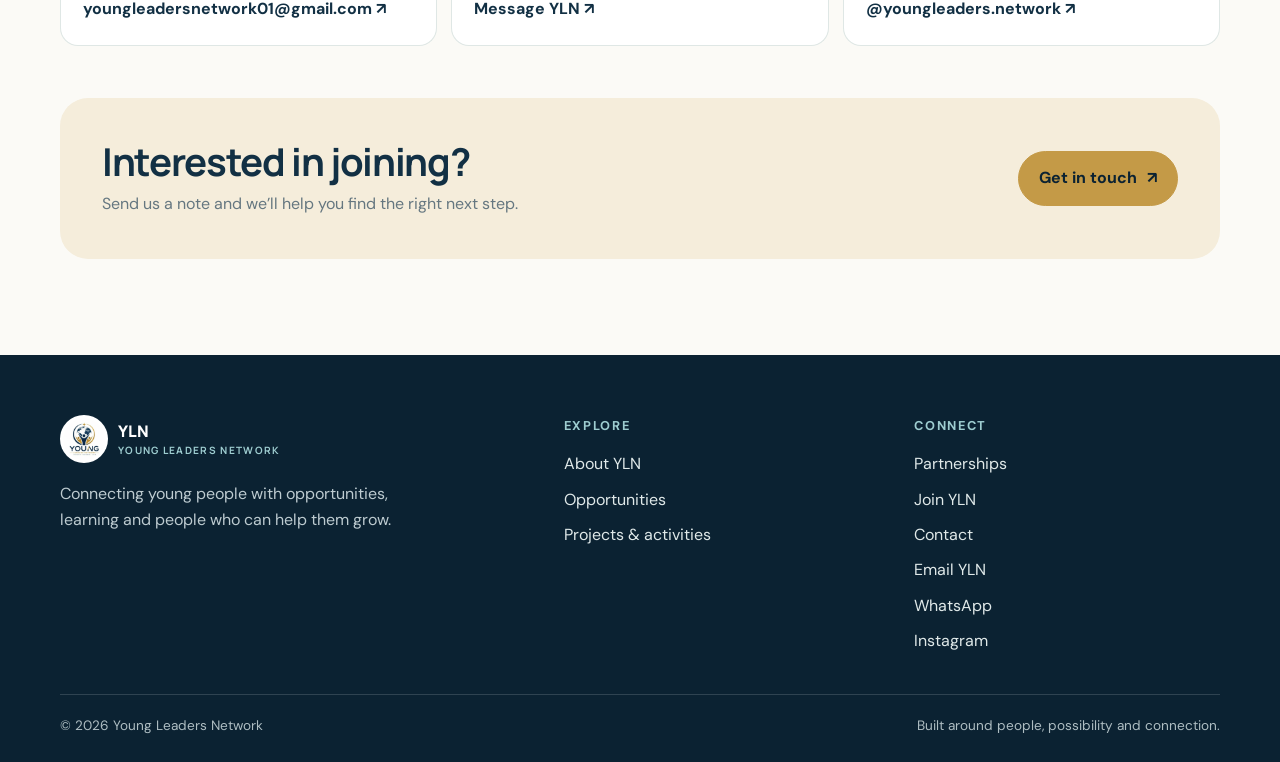
<file: join.html>
<!doctype html><html lang="en"><head><meta charset="utf-8"><meta name="viewport" content="width=device-width,initial-scale=1"><meta name="description" content="Find out how to get involved with the Young Leaders Network."><title>Join YLN | Young Leaders Network</title><link rel="icon" href="assets/yln-logo-circle.png" type="image/png"><meta name="theme-color" content="#102b45"><meta property="og:type" content="website"><meta property="og:title" content="Join | Young Leaders Network"><meta property="og:description" content="Connecting young people with opportunities, learning and people who can help them grow."><link rel="stylesheet" href="css/style.css"></head><body>
<header class="site-header"><div class="container nav-wrap"><a class="brand" href="index.html"><img src="assets/yln-logo-circle.png" alt=""><span>YLN<small>YOUNG LEADERS NETWORK</small></span></a><button class="menu-toggle" aria-label="Toggle navigation" aria-expanded="false">☰</button><nav class="nav-links" aria-label="Main navigation"><a href="about.html">About</a><a href="opportunities.html">Opportunities</a><a href="projects.html">Projects</a><a href="partnerships.html">Partnerships</a><a href="contact.html">Contact</a><a href="donate.html">Donate</a><a class="button small" aria-current="page" href="join.html">Join YLN <span>↗</span></a></nav></div></header><main><section class="page-hero"><div class="container"><span class="eyebrow">Join the network</span><h1>Bring your ideas. Find your people.</h1><p>Join a community of young people exploring opportunities, learning together and helping shape the future of YLN.</p></div></section><section class="page-content"><div class="container"><div class="split" style="margin-bottom:58px"><div><span class="eyebrow">Who can join?</span><h2>Young people ready to grow and contribute.</h2><p>YLN is for young people who want to develop their skills, discover new pathways and connect with others who care about making a positive difference. As the network develops, eligibility and membership details will be shared here.</p></div><div class="statement"><span class="eyebrow">What to expect</span><h3>A place to learn, connect and take action.</h3><p>Community · Opportunities · Learning · Connections</p><p class="muted-note">Specific member benefits and programme details are being developed.</p></div></div><div class="section-heading"><span class="eyebrow">How to get involved</span><h2>Three simple steps.</h2></div><div class="steps"><article class="card"><div class="step-number">01</div><h3>Reach out</h3><p>Introduce yourself and tell us what you’re interested in.</p></article><article class="card"><div class="step-number">02</div><h3>Start a conversation</h3><p>We’ll share the latest information about how to participate.</p></article><article class="card"><div class="step-number">03</div><h3>Shape what’s next</h3><p>Bring your experience and ideas as the network grows.</p></article></div><p class="muted-note" style="margin-top:20px">An official application form and eligibility details can be linked here when they are ready.</p><section class="contact-options"><div class="section-heading"><span class="eyebrow">Reach the team</span><h2>Connect with YLN directly.</h2><p>Choose email, WhatsApp or Instagram to start a conversation.</p></div><div class="contact-option-grid"><a class="contact-option" href="mailto:youngleadersnetwork01@gmail.com"><span>Email</span><strong>youngleadersnetwork01@gmail.com ↗</strong></a><a class="contact-option" href="https://wa.me/message/LQ2M3WQJRGPVA1" target="_blank" rel="noopener noreferrer"><span>WhatsApp</span><strong>Message YLN ↗</strong></a><a class="contact-option" href="https://www.instagram.com/youngleaders.network/" target="_blank" rel="noopener noreferrer"><span>Instagram</span><strong>@youngleaders.network ↗</strong></a></div></section><div style="margin-top:52px" class="cta-band"><div><h2>Interested in joining?</h2><p>Send us a note and we’ll help you find the right next step.</p></div><a class="button gold" href="contact.html">Get in touch <span>↗</span></a></div></div></section></main><footer class="site-footer"><div class="container"><div class="footer-grid"><div><a class="brand" href="index.html"><img src="assets/yln-logo-circle.png" alt=""><span>YLN<small>YOUNG LEADERS NETWORK</small></span></a><p style="margin-top:18px">Connecting young people with opportunities, learning and people who can help them grow.</p></div><div><div class="footer-title">Explore</div><nav class="footer-links"><a href="about.html">About YLN</a><a href="opportunities.html">Opportunities</a><a href="projects.html">Projects & activities</a></nav></div><div><div class="footer-title">Connect</div><nav class="footer-links"><a href="partnerships.html">Partnerships</a><a href="join.html">Join YLN</a><a href="contact.html">Contact</a><a href="mailto:youngleadersnetwork01@gmail.com">Email YLN</a><a href="https://wa.me/message/LQ2M3WQJRGPVA1" target="_blank" rel="noopener noreferrer">WhatsApp</a><a href="https://www.instagram.com/youngleaders.network/" target="_blank" rel="noopener noreferrer">Instagram</a></nav></div></div><div class="footer-bottom"><span>© <span data-year></span> Young Leaders Network</span><span>Built around people, possibility and connection.</span></div></div></footer><script src="js/main.js"></script><script>document.querySelector('[data-year]').textContent=new Date().getFullYear()</script></body></html>
</file>
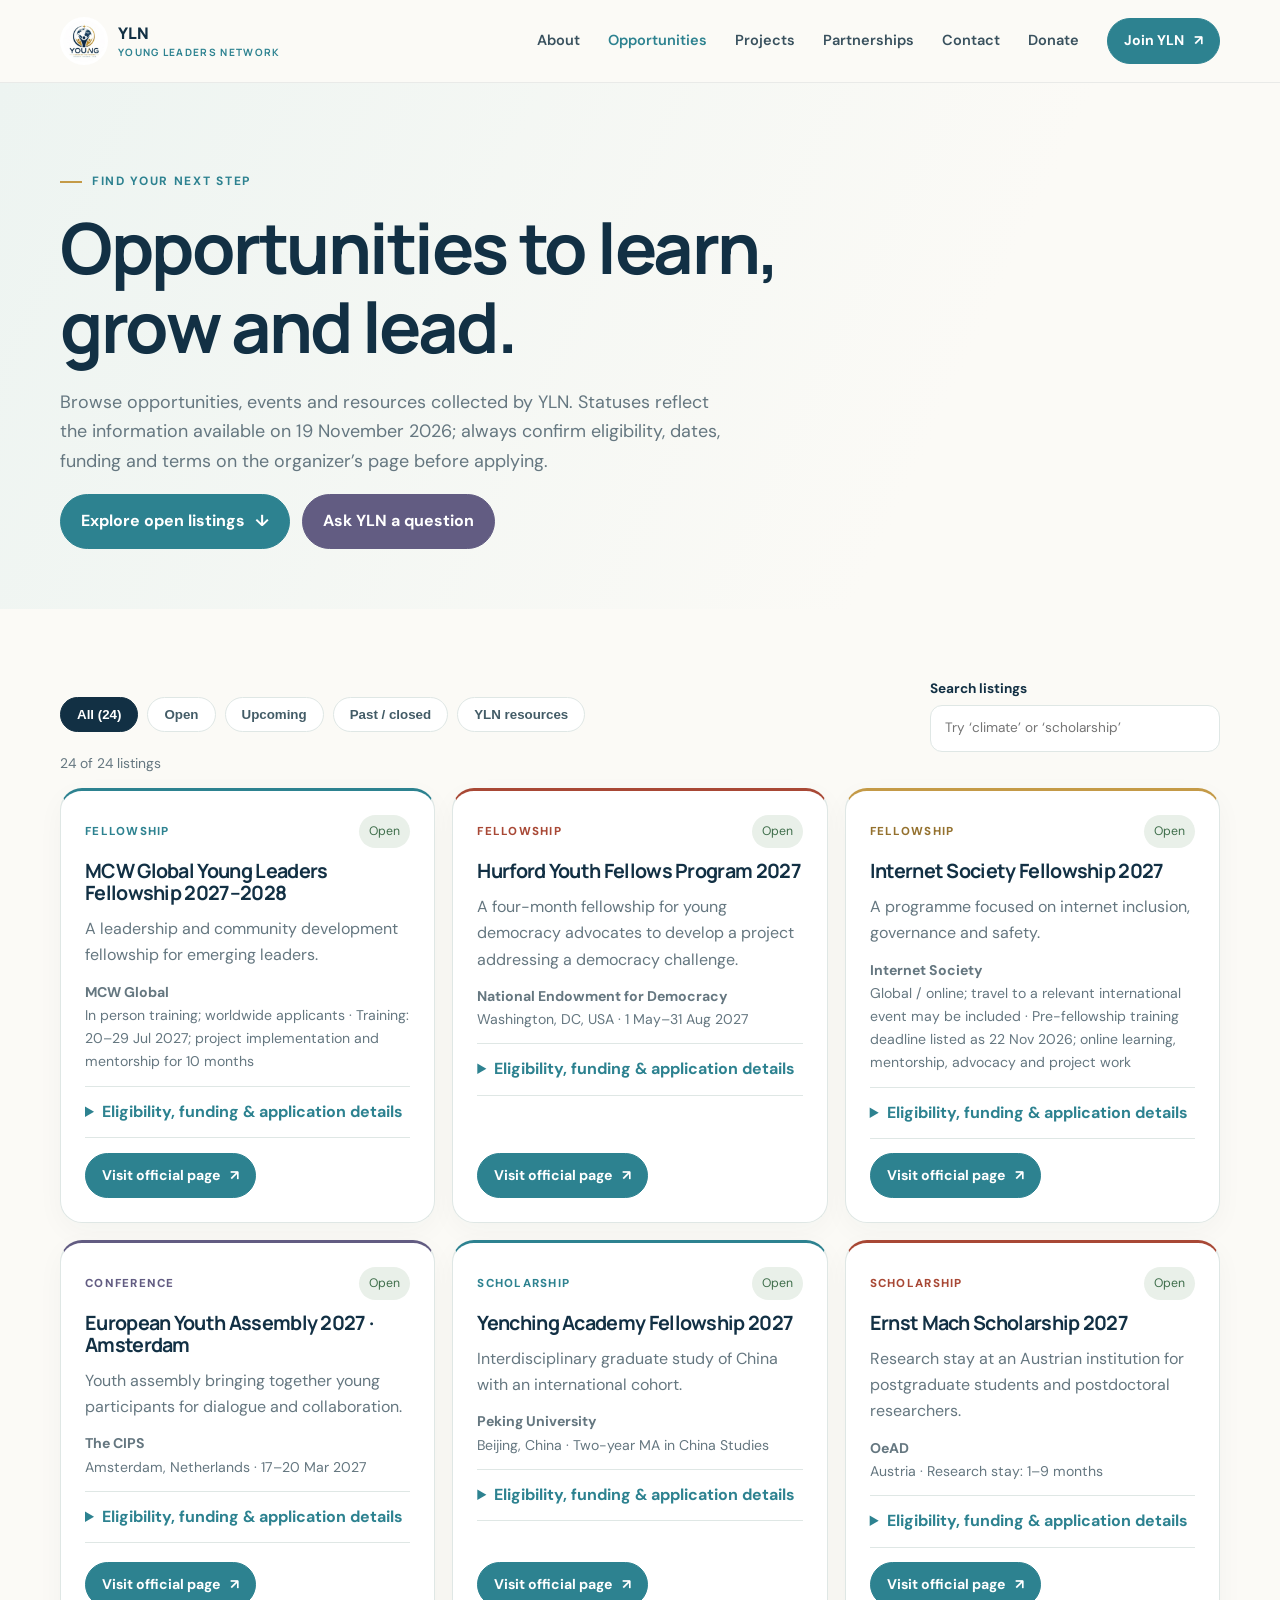
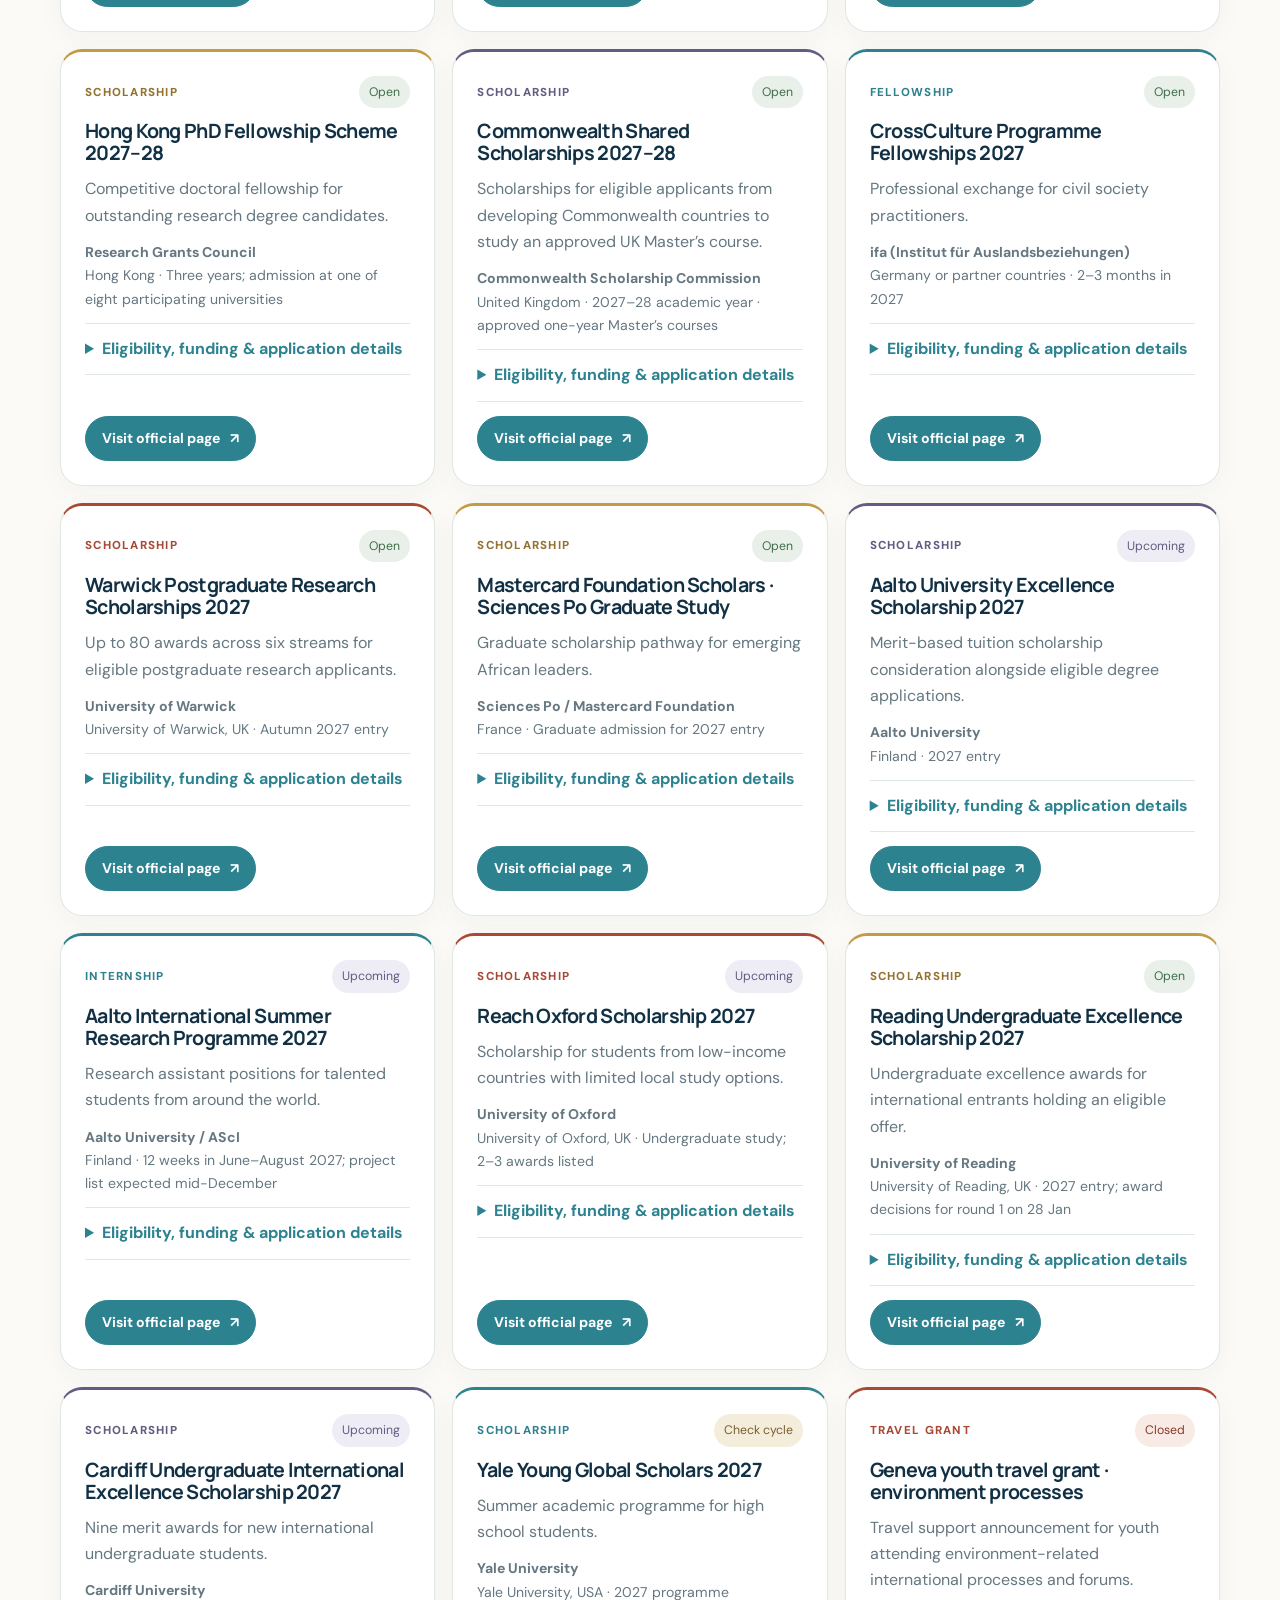
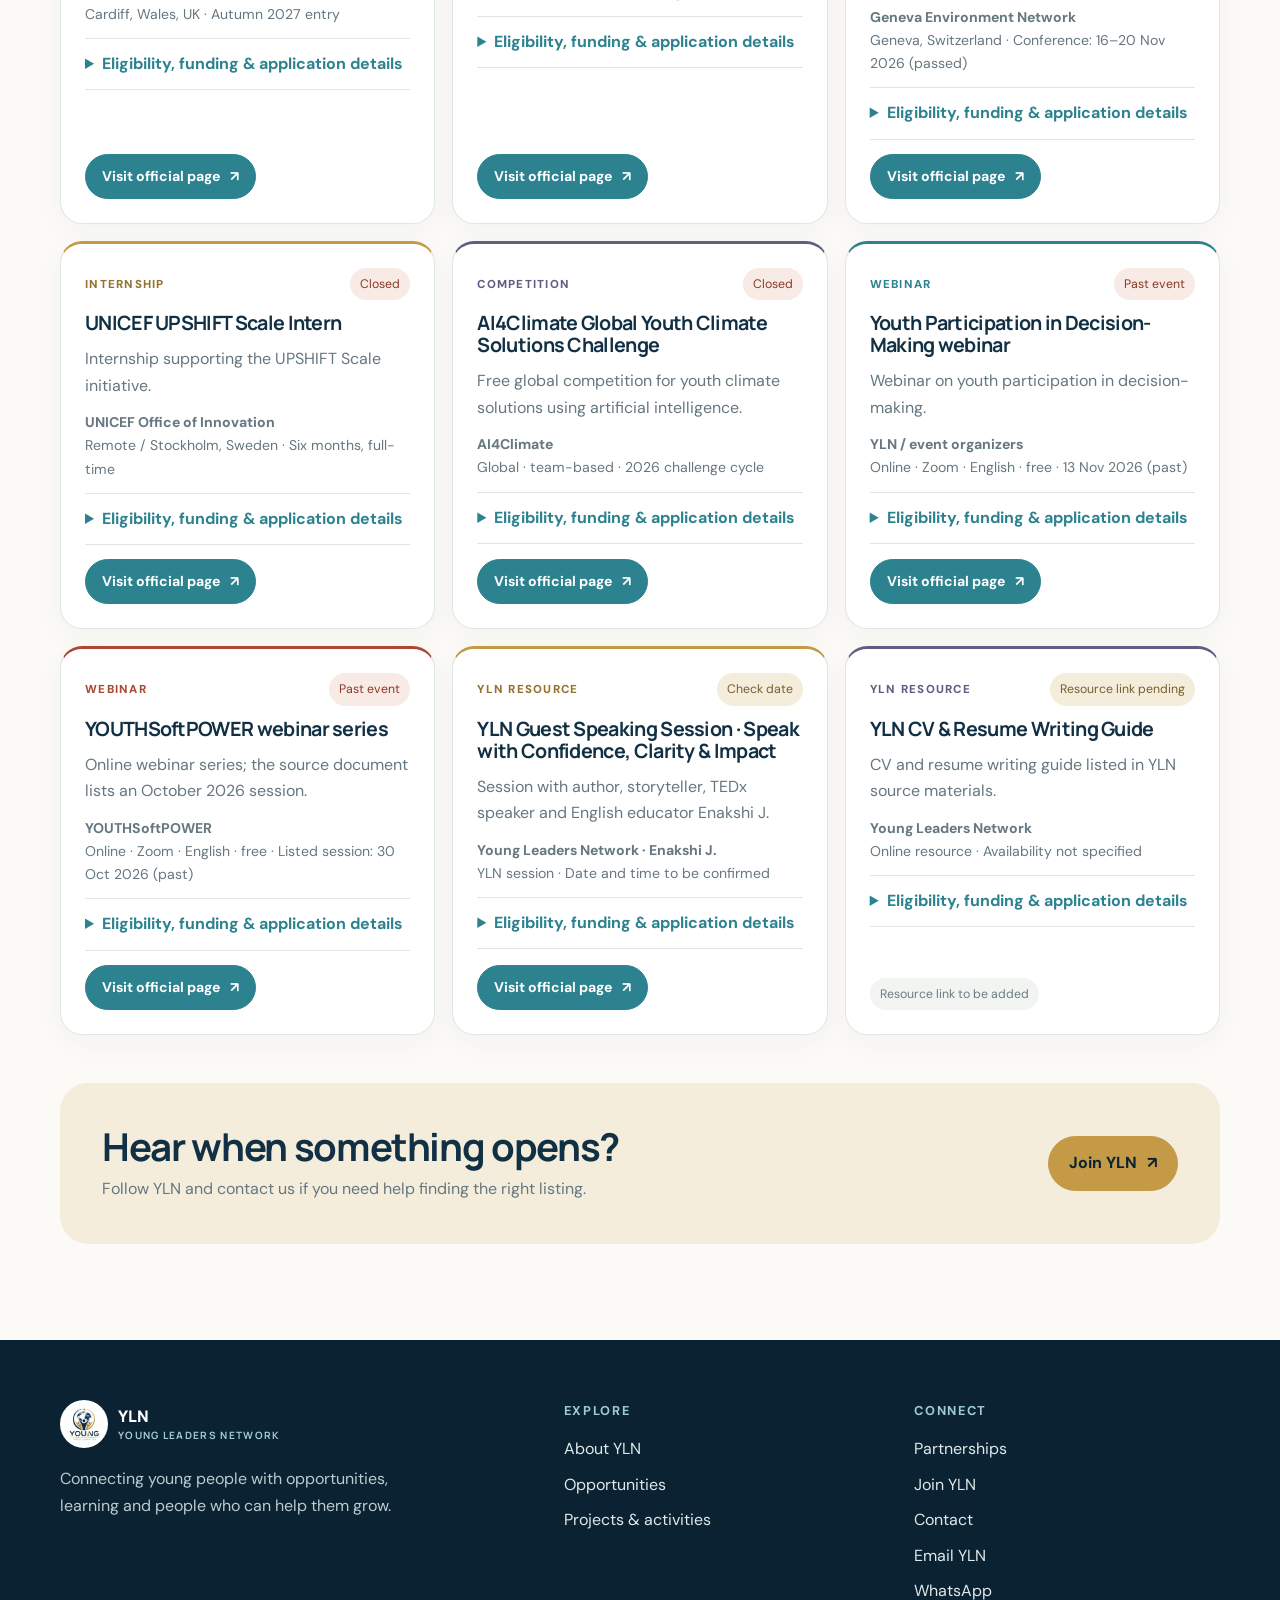
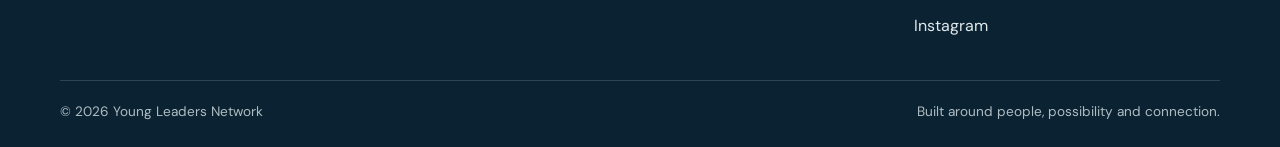
<file: opportunities.html>
<!doctype html><html lang="en"><head><meta charset="utf-8"><meta name="viewport" content="width=device-width,initial-scale=1"><meta name="description" content="Browse current scholarships, fellowships, internships, events and resources curated by Young Leaders Network."><meta name="theme-color" content="#102b45"><meta property="og:title" content="Opportunities | Young Leaders Network"><meta property="og:description" content="Find scholarships, fellowships, internships and events for young leaders."><meta property="og:type" content="website"><title>Opportunities | Young Leaders Network</title><link rel="icon" href="assets/yln-logo-circle.png" type="image/png"><link rel="stylesheet" href="css/style.css"></head><body>
<header class="site-header"><div class="container nav-wrap"><a class="brand" href="index.html"><img src="assets/yln-logo-circle.png" alt=""><span>YLN<small>YOUNG LEADERS NETWORK</small></span></a><button class="menu-toggle" aria-label="Toggle navigation" aria-expanded="false">☰</button><nav class="nav-links" aria-label="Main navigation"><a href="about.html">About</a><a aria-current="page" href="opportunities.html">Opportunities</a><a href="projects.html">Projects</a><a href="partnerships.html">Partnerships</a><a href="contact.html">Contact</a><a href="donate.html">Donate</a><a class="button small" href="join.html">Join YLN <span>↗</span></a></nav></div></header><main><section class="page-hero"><div class="container"><span class="eyebrow">Find your next step</span><h1>Opportunities to learn, grow and lead.</h1><p>Browse opportunities, events and resources collected by YLN. Statuses reflect the information available on 19 November 2026; always confirm eligibility, dates, funding and terms on the organizer’s page before applying.</p><div class="hero-actions"><a class="button" href="#current-opportunities">Explore open listings <span>↓</span></a><a class="button secondary" href="contact.html">Ask YLN a question</a></div></div></section><section id="current-opportunities" class="page-content"><div class="container"><div class="opportunity-tools"><div class="filters" role="group" aria-label="Filter opportunities by status"><button class="filter active" data-status="all" aria-pressed="true">All <span data-count="all"></span></button><button class="filter" data-status="Open" aria-pressed="false">Open</button><button class="filter" data-status="Upcoming" aria-pressed="false">Upcoming</button><button class="filter" data-status="Closed" aria-pressed="false">Past / closed</button><button class="filter" data-status="resource" aria-pressed="false">YLN resources</button></div><label class="search-box">Search listings <input type="search" id="opportunity-search" placeholder="Try ‘climate’ or ‘scholarship’" aria-label="Search opportunities"></label></div><p class="muted-note" id="results-count" aria-live="polite"></p><div class="opportunity-grid" id="opportunity-list"></div><div class="cta-band" style="margin-top:48px"><div><h2>Hear when something opens?</h2><p>Follow YLN and contact us if you need help finding the right listing.</p></div><a class="button gold" href="join.html">Join YLN <span>↗</span></a></div></div></section></main><footer class="site-footer"><div class="container"><div class="footer-grid"><div><a class="brand" href="index.html"><img src="assets/yln-logo-circle.png" alt=""><span>YLN<small>YOUNG LEADERS NETWORK</small></span></a><p style="margin-top:18px">Connecting young people with opportunities, learning and people who can help them grow.</p></div><div><div class="footer-title">Explore</div><nav class="footer-links"><a href="about.html">About YLN</a><a href="opportunities.html">Opportunities</a><a href="projects.html">Projects & activities</a></nav></div><div><div class="footer-title">Connect</div><nav class="footer-links"><a href="partnerships.html">Partnerships</a><a href="join.html">Join YLN</a><a href="contact.html">Contact</a><a href="mailto:youngleadersnetwork01@gmail.com">Email YLN</a><a href="https://wa.me/message/LQ2M3WQJRGPVA1" target="_blank" rel="noopener noreferrer">WhatsApp</a><a href="https://www.instagram.com/youngleaders.network/" target="_blank" rel="noopener noreferrer">Instagram</a></nav></div></div><div class="footer-bottom"><span>© <span data-year></span> Young Leaders Network</span><span>Built around people, possibility and connection.</span></div></div></footer><script src="js/main.js"></script><script src="js/opportunities-data.js"></script><script src="js/opportunities.js"></script><script>document.querySelector('[data-year]').textContent=new Date().getFullYear()</script></body></html>
</file>
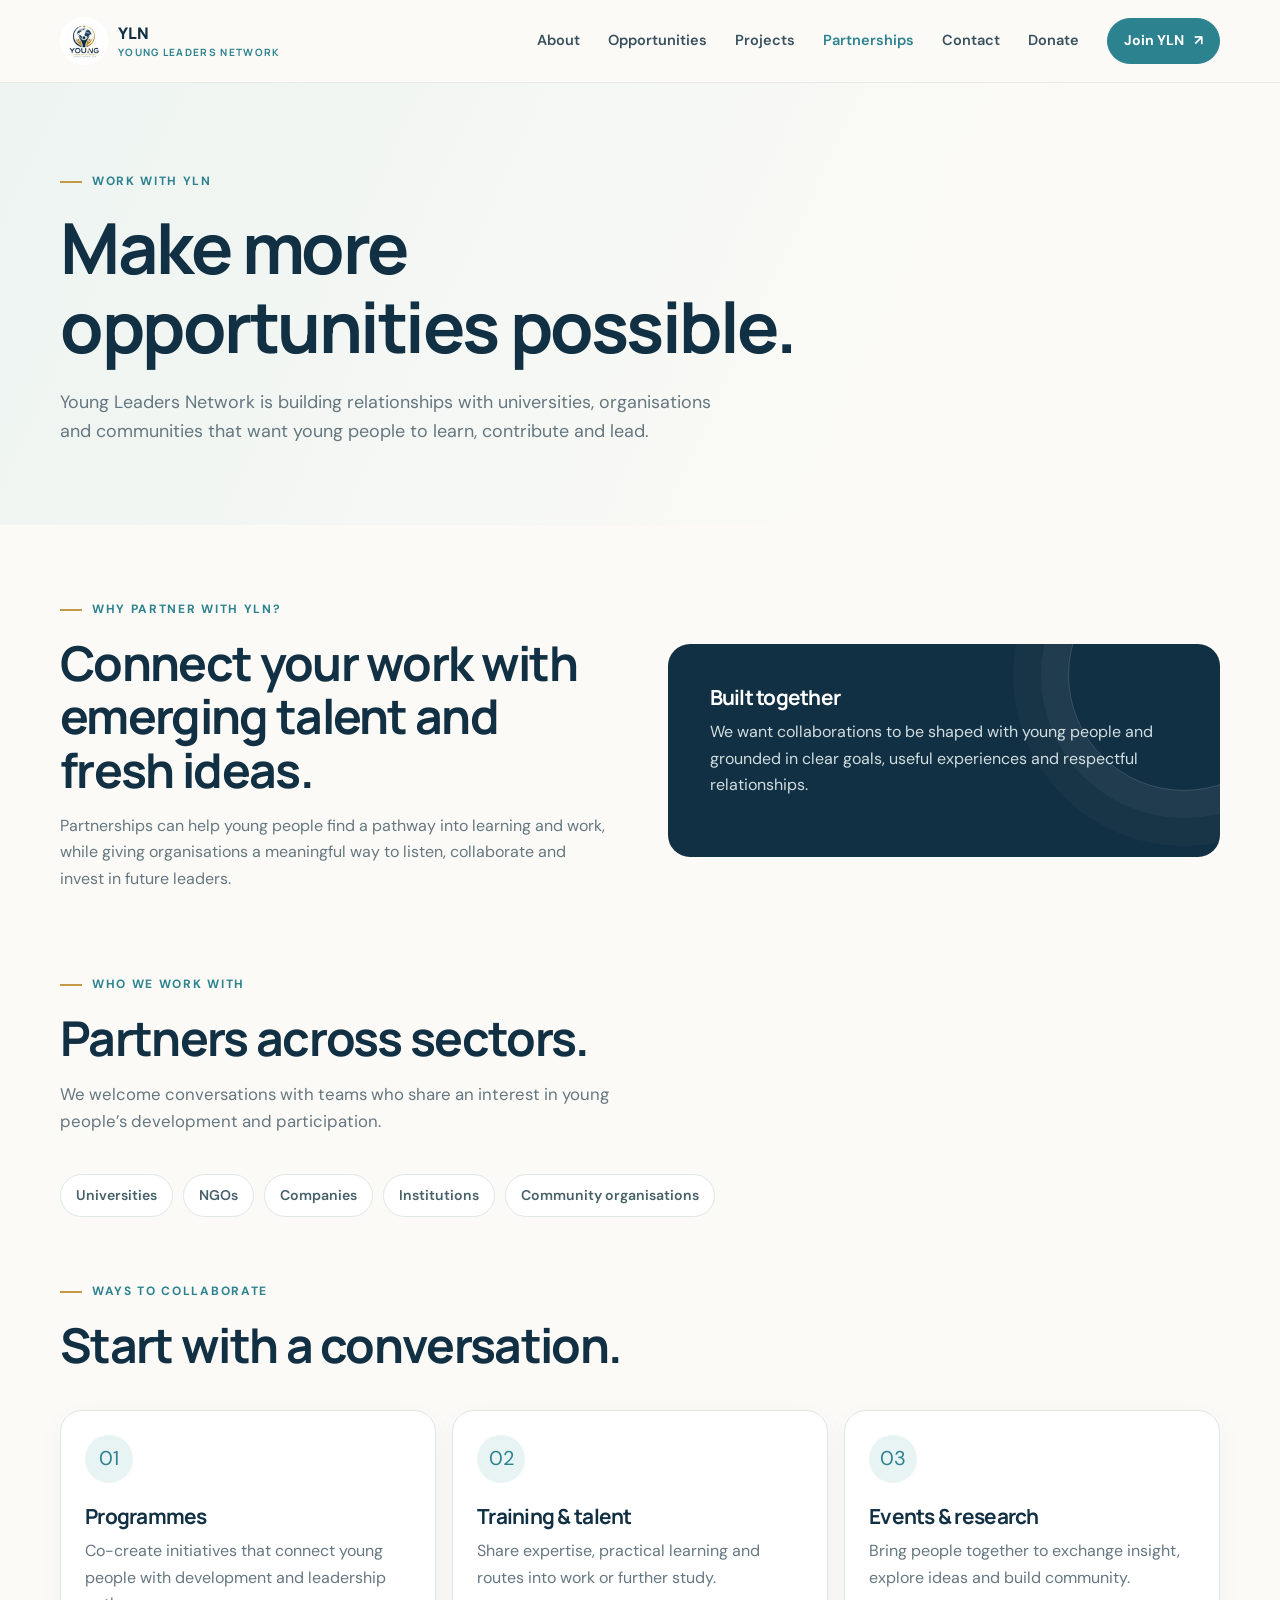
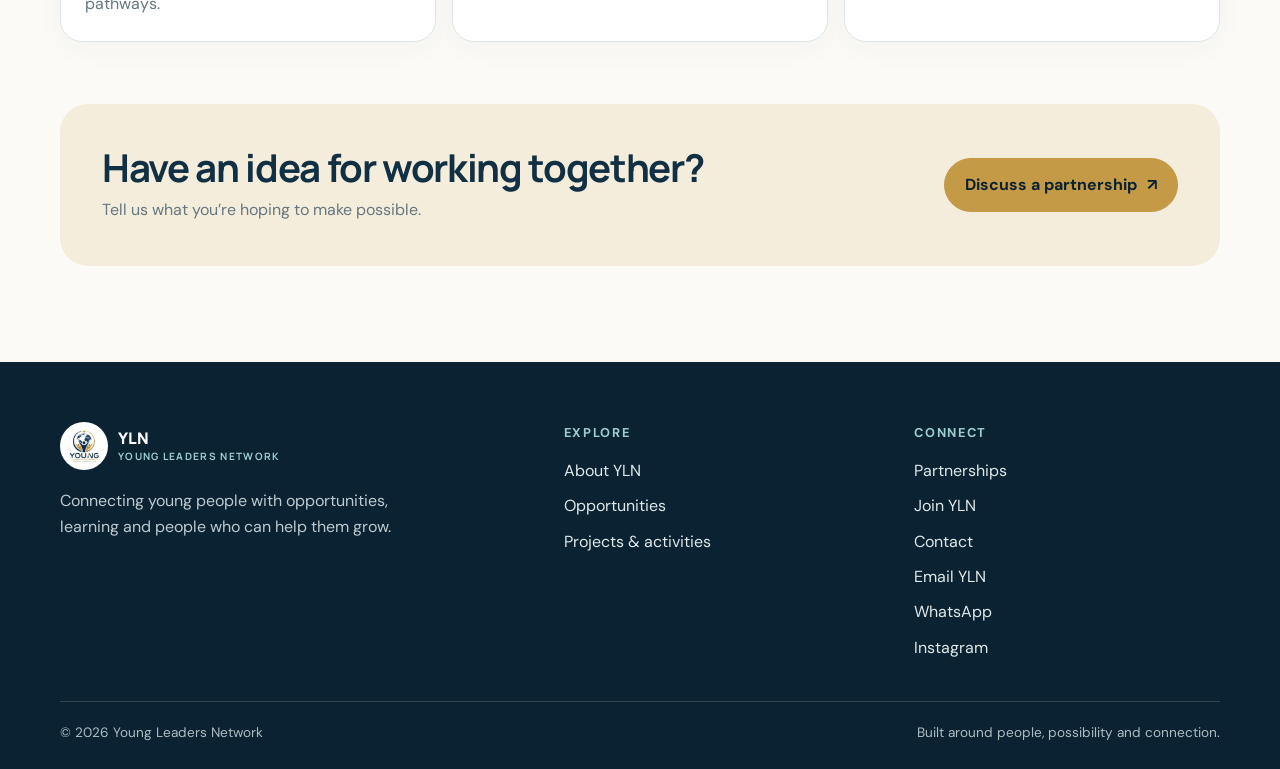
<file: partnerships.html>
<!doctype html><html lang="en"><head><meta charset="utf-8"><meta name="viewport" content="width=device-width,initial-scale=1"><meta name="description" content="Partner with Young Leaders Network to create opportunities for young people."><title>Partnerships | Young Leaders Network</title><link rel="icon" href="assets/yln-logo-circle.png" type="image/png"><meta name="theme-color" content="#102b45"><meta property="og:type" content="website"><meta property="og:title" content="Partnerships | Young Leaders Network"><meta property="og:description" content="Connecting young people with opportunities, learning and people who can help them grow."><link rel="stylesheet" href="css/style.css"></head><body>
<header class="site-header"><div class="container nav-wrap"><a class="brand" href="index.html"><img src="assets/yln-logo-circle.png" alt=""><span>YLN<small>YOUNG LEADERS NETWORK</small></span></a><button class="menu-toggle" aria-label="Toggle navigation" aria-expanded="false">☰</button><nav class="nav-links" aria-label="Main navigation"><a href="about.html">About</a><a href="opportunities.html">Opportunities</a><a href="projects.html">Projects</a><a aria-current="page" href="partnerships.html">Partnerships</a><a href="contact.html">Contact</a><a href="donate.html">Donate</a><a class="button small" href="join.html">Join YLN <span>↗</span></a></nav></div></header><main><section class="page-hero"><div class="container"><span class="eyebrow">Work with YLN</span><h1>Make more opportunities possible.</h1><p>Young Leaders Network is building relationships with universities, organisations and communities that want young people to learn, contribute and lead.</p></div></section><section class="page-content"><div class="container"><div class="split" style="margin-bottom:60px"><div><span class="eyebrow">Why partner with YLN?</span><h2>Connect your work with emerging talent and fresh ideas.</h2><p>Partnerships can help young people find a pathway into learning and work, while giving organisations a meaningful way to listen, collaborate and invest in future leaders.</p></div><div class="feature-panel"><h3>Built together</h3><p>We want collaborations to be shaped with young people and grounded in clear goals, useful experiences and respectful relationships.</p></div></div><div class="section-heading"><span class="eyebrow">Who we work with</span><h2>Partners across sectors.</h2><p>We welcome conversations with teams who share an interest in young people’s development and participation.</p></div><div class="partner-strip"><span class="pill">Universities</span><span class="pill">NGOs</span><span class="pill">Companies</span><span class="pill">Institutions</span><span class="pill">Community organisations</span></div><div style="margin-top:58px" class="section-heading"><span class="eyebrow">Ways to collaborate</span><h2>Start with a conversation.</h2></div><div class="audience-grid"><article class="card"><div class="icon-disc">01</div><h3>Programmes</h3><p>Co-create initiatives that connect young people with development and leadership pathways.</p></article><article class="card"><div class="icon-disc">02</div><h3>Training & talent</h3><p>Share expertise, practical learning and routes into work or further study.</p></article><article class="card"><div class="icon-disc">03</div><h3>Events & research</h3><p>Bring people together to exchange insight, explore ideas and build community.</p></article></div><div style="margin-top:62px" class="cta-band"><div><h2>Have an idea for working together?</h2><p>Tell us what you’re hoping to make possible.</p></div><a class="button gold" href="contact.html">Discuss a partnership <span>↗</span></a></div></div></section></main><footer class="site-footer"><div class="container"><div class="footer-grid"><div><a class="brand" href="index.html"><img src="assets/yln-logo-circle.png" alt=""><span>YLN<small>YOUNG LEADERS NETWORK</small></span></a><p style="margin-top:18px">Connecting young people with opportunities, learning and people who can help them grow.</p></div><div><div class="footer-title">Explore</div><nav class="footer-links"><a href="about.html">About YLN</a><a href="opportunities.html">Opportunities</a><a href="projects.html">Projects & activities</a></nav></div><div><div class="footer-title">Connect</div><nav class="footer-links"><a href="partnerships.html">Partnerships</a><a href="join.html">Join YLN</a><a href="contact.html">Contact</a><a href="mailto:youngleadersnetwork01@gmail.com">Email YLN</a><a href="https://wa.me/message/LQ2M3WQJRGPVA1" target="_blank" rel="noopener noreferrer">WhatsApp</a><a href="https://www.instagram.com/youngleaders.network/" target="_blank" rel="noopener noreferrer">Instagram</a></nav></div></div><div class="footer-bottom"><span>© <span data-year></span> Young Leaders Network</span><span>Built around people, possibility and connection.</span></div></div></footer><script src="js/main.js"></script><script>document.querySelector('[data-year]').textContent=new Date().getFullYear()</script></body></html>
</file>
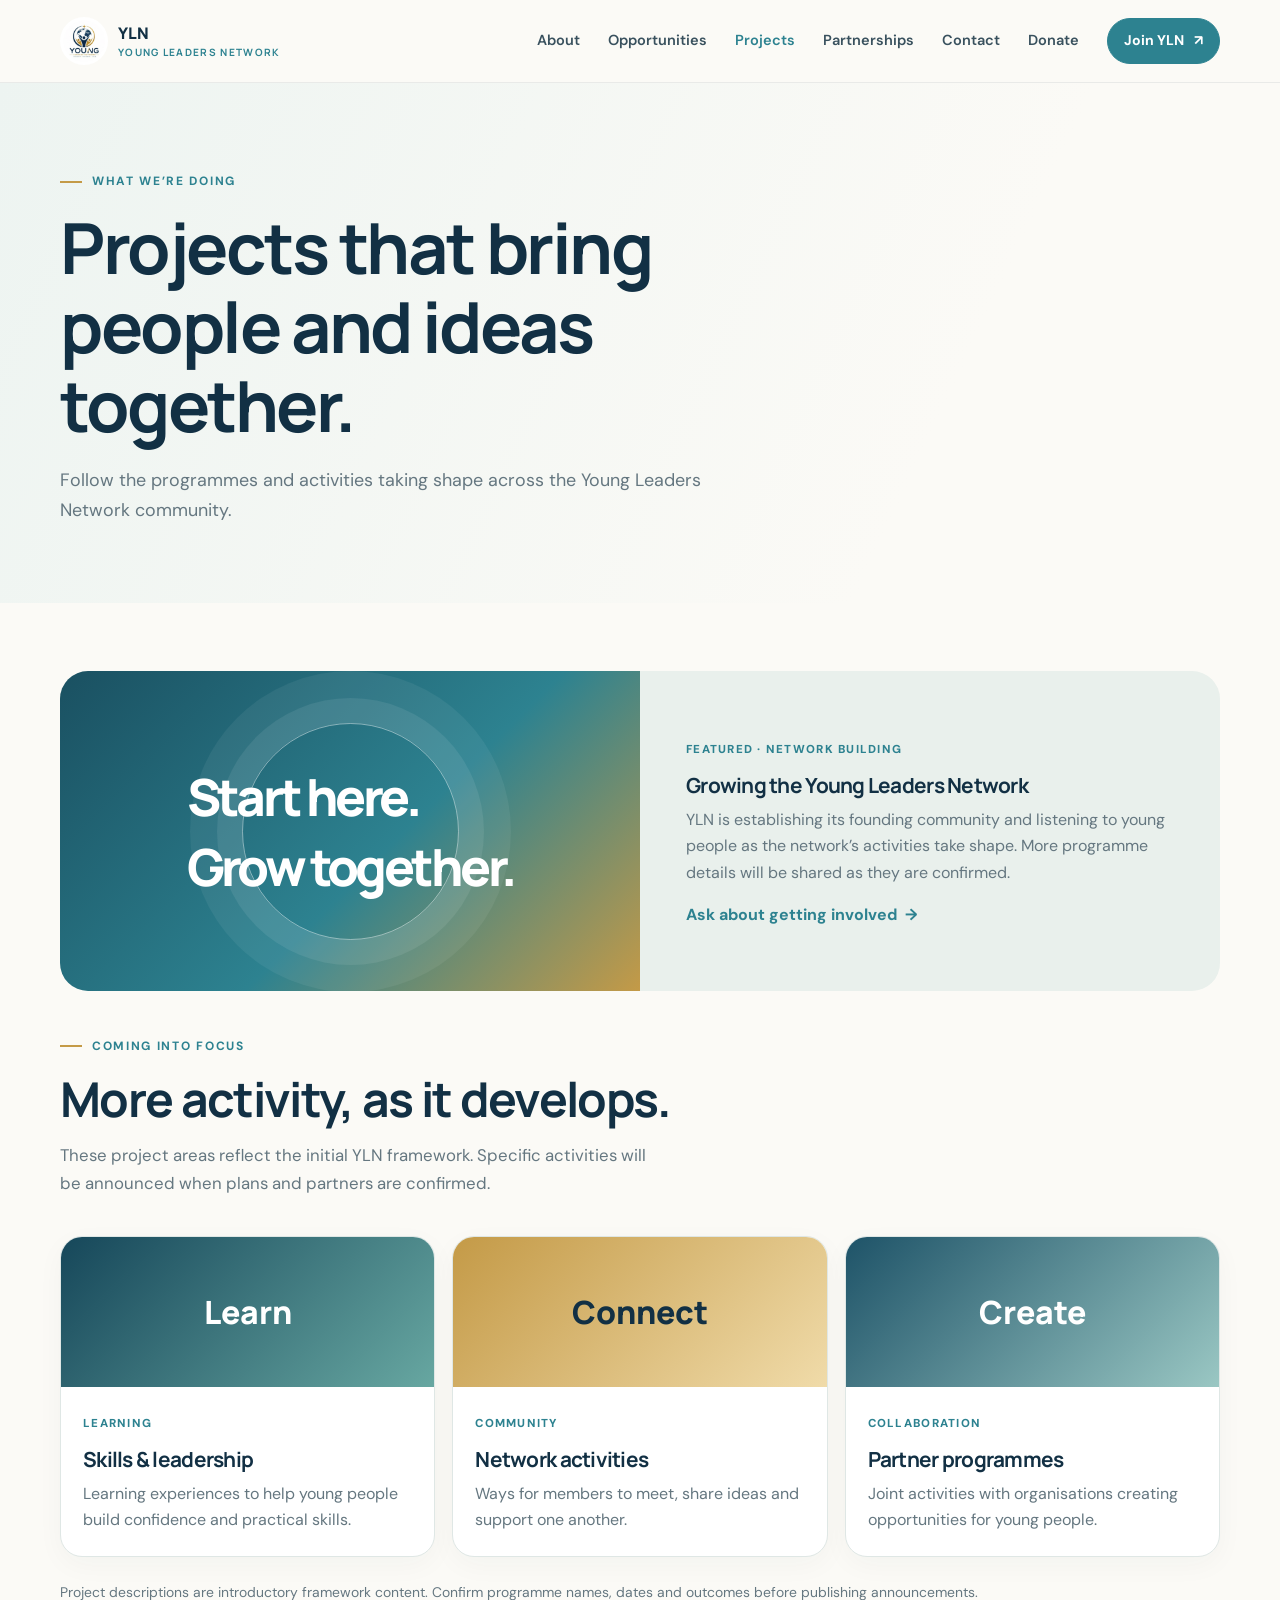
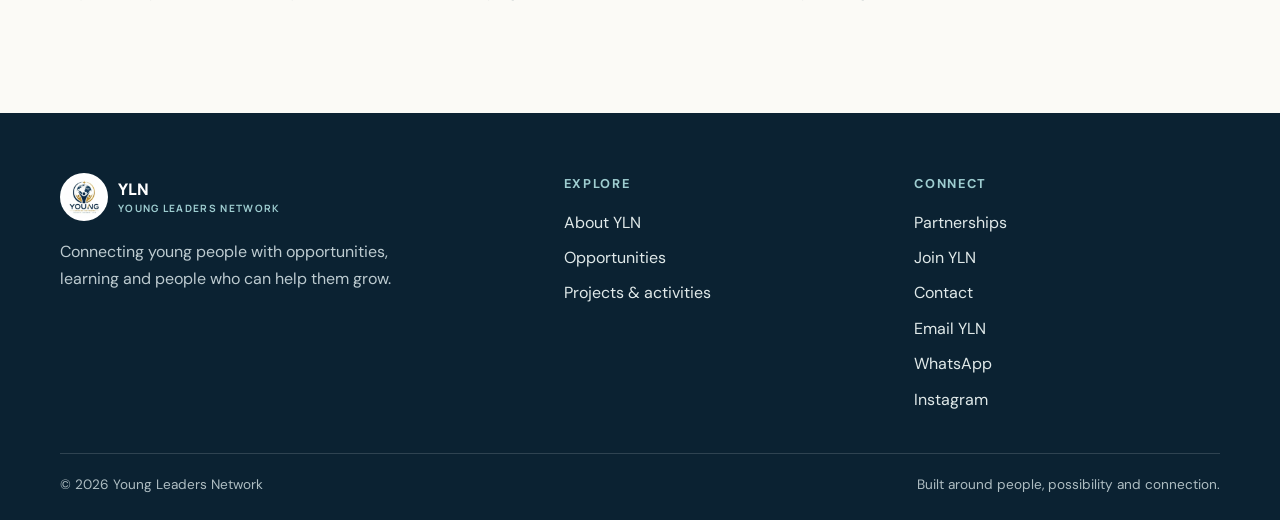
<file: projects.html>
<!doctype html><html lang="en"><head><meta charset="utf-8"><meta name="viewport" content="width=device-width,initial-scale=1"><meta name="description" content="Discover Young Leaders Network projects, programmes and activities."><title>Projects & Activities | Young Leaders Network</title><link rel="icon" href="assets/yln-logo-circle.png" type="image/png"><meta name="theme-color" content="#102b45"><meta property="og:type" content="website"><meta property="og:title" content="Projects | Young Leaders Network"><meta property="og:description" content="Connecting young people with opportunities, learning and people who can help them grow."><link rel="stylesheet" href="css/style.css"></head><body>
<header class="site-header"><div class="container nav-wrap"><a class="brand" href="index.html"><img src="assets/yln-logo-circle.png" alt=""><span>YLN<small>YOUNG LEADERS NETWORK</small></span></a><button class="menu-toggle" aria-label="Toggle navigation" aria-expanded="false">☰</button><nav class="nav-links" aria-label="Main navigation"><a href="about.html">About</a><a href="opportunities.html">Opportunities</a><a aria-current="page" href="projects.html">Projects</a><a href="partnerships.html">Partnerships</a><a href="contact.html">Contact</a><a href="donate.html">Donate</a><a class="button small" href="join.html">Join YLN <span>↗</span></a></nav></div></header><main><section class="page-hero"><div class="container"><span class="eyebrow">What we’re doing</span><h1>Projects that bring people and ideas together.</h1><p>Follow the programmes and activities taking shape across the Young Leaders Network community.</p></div></section><section class="page-content"><div class="container"><div class="project-feature" style="margin-bottom:38px"><div class="project-visual"><strong>Start here.<br>Grow together.</strong></div><div class="project-copy"><span class="category">Featured · Network building</span><h3>Growing the Young Leaders Network</h3><p>YLN is establishing its founding community and listening to young people as the network’s activities take shape. More programme details will be shared as they are confirmed.</p><a class="link-arrow" href="contact.html">Ask about getting involved <span>→</span></a></div></div><div class="section-heading"><span class="eyebrow">Coming into focus</span><h2>More activity, as it develops.</h2><p>These project areas reflect the initial YLN framework. Specific activities will be announced when plans and partners are confirmed.</p></div><div class="project-grid"><article class="card project-card"><div class="mini-art">Learn</div><div class="card-body"><span class="category">Learning</span><h3>Skills & leadership</h3><p>Learning experiences to help young people build confidence and practical skills.</p></div></article><article class="card project-card"><div class="mini-art">Connect</div><div class="card-body"><span class="category">Community</span><h3>Network activities</h3><p>Ways for members to meet, share ideas and support one another.</p></div></article><article class="card project-card"><div class="mini-art">Create</div><div class="card-body"><span class="category">Collaboration</span><h3>Partner programmes</h3><p>Joint activities with organisations creating opportunities for young people.</p></div></article></div><p class="muted-note" style="margin-top:24px">Project descriptions are introductory framework content. Confirm programme names, dates and outcomes before publishing announcements.</p></div></section></main><footer class="site-footer"><div class="container"><div class="footer-grid"><div><a class="brand" href="index.html"><img src="assets/yln-logo-circle.png" alt=""><span>YLN<small>YOUNG LEADERS NETWORK</small></span></a><p style="margin-top:18px">Connecting young people with opportunities, learning and people who can help them grow.</p></div><div><div class="footer-title">Explore</div><nav class="footer-links"><a href="about.html">About YLN</a><a href="opportunities.html">Opportunities</a><a href="projects.html">Projects & activities</a></nav></div><div><div class="footer-title">Connect</div><nav class="footer-links"><a href="partnerships.html">Partnerships</a><a href="join.html">Join YLN</a><a href="contact.html">Contact</a><a href="mailto:youngleadersnetwork01@gmail.com">Email YLN</a><a href="https://wa.me/message/LQ2M3WQJRGPVA1" target="_blank" rel="noopener noreferrer">WhatsApp</a><a href="https://www.instagram.com/youngleaders.network/" target="_blank" rel="noopener noreferrer">Instagram</a></nav></div></div><div class="footer-bottom"><span>© <span data-year></span> Young Leaders Network</span><span>Built around people, possibility and connection.</span></div></div></footer><script src="js/main.js"></script><script>document.querySelector('[data-year]').textContent=new Date().getFullYear()</script></body></html>
</file>
<file: css/style.css>
@import url('https://fonts.googleapis.com/css2?family=DM+Sans:wght@400;500;600;700&family=Manrope:wght@400;500;600;700;800&display=swap');
:root{--navy:#123044;--navy-deep:#0b2232;--ink:#182b36;--muted:#657780;--teal:#2d8290;--teal-soft:#e8f3f3;--gold:#c49a47;--gold-soft:#f5eddb;--coral:#a84835;--coral-soft:#f8eae5;--plum:#625c82;--plum-soft:#eeedf5;--sky:#77b8c7;--sage:#6d927a;--sage-soft:#e9f0e9;--paper:#fbfaf6;--white:#fff;--line:#dfe7e5;--shadow:0 18px 50px rgba(18,48,68,.09);--radius:22px;--max:1160px}
*{box-sizing:border-box}html{scroll-behavior:smooth}body{margin:0;background:var(--paper);color:var(--ink);font:16px/1.65 'DM Sans',sans-serif}h1,h2,h3,p{margin-top:0}h1,h2,h3{font-family:Manrope,'DM Sans',sans-serif;line-height:1.12;letter-spacing:-.035em;color:var(--navy)}h1{font-size:clamp(2.8rem,6.2vw,5.2rem);max-width:780px;margin-bottom:22px}h2{font-size:clamp(2rem,4vw,3rem);margin-bottom:16px}h3{font-size:1.3rem;margin-bottom:10px}p{color:var(--muted)}a{color:inherit;text-decoration:none}img{max-width:100%;display:block}.container{width:min(calc(100% - 44px),var(--max));margin-inline:auto}.eyebrow{display:inline-flex;align-items:center;gap:10px;color:var(--teal);text-transform:uppercase;letter-spacing:.14em;font-size:.75rem;font-weight:700;margin-bottom:16px}.eyebrow:before{content:'';width:22px;height:2px;background:var(--gold)}.section{padding:94px 0}.section-heading{max-width:660px;margin-bottom:38px}.section-heading p{font-size:1.05rem;max-width:590px}.site-header{position:sticky;top:0;z-index:20;background:rgba(251,250,246,.94);backdrop-filter:blur(14px);border-bottom:1px solid rgba(18,48,68,.08)}.nav-wrap{min-height:82px;display:flex;align-items:center;justify-content:space-between;gap:24px}.brand{display:flex;align-items:center;gap:10px;color:var(--navy);font-family:Manrope,sans-serif;font-weight:800;line-height:1.05}.brand img{width:48px;height:48px}.brand small{display:block;font-size:.63rem;letter-spacing:.13em;color:var(--teal);font-weight:700;margin-top:5px}.nav-links{display:flex;align-items:center;gap:28px;font-size:.91rem;font-weight:600;color:#39515e}.nav-links a:not(.button):hover,.nav-links a[aria-current=page]{color:var(--teal)}.button{display:inline-flex;align-items:center;justify-content:center;gap:10px;padding:13px 20px;border-radius:999px;background:var(--teal);color:white;font-weight:700;border:1px solid var(--teal);transition:transform .2s,background .2s;cursor:pointer}.button:hover{transform:translateY(-2px);background:#246b77}.button.gold{background:var(--gold);border-color:var(--gold);color:var(--navy-deep)}.button.outline{background:transparent;color:var(--navy);border-color:#afc0c2}.button.small{padding:10px 16px;font-size:.88rem}.menu-toggle{display:none;background:transparent;border:0;color:var(--navy);font-size:1.6rem;cursor:pointer}.hero{padding:76px 0 72px;overflow:hidden}.hero-grid{display:grid;grid-template-columns:1.02fr .98fr;align-items:center;gap:54px}.hero-copy p{font-size:1.12rem;max-width:560px;margin-bottom:27px}.hero-actions{display:flex;gap:12px;flex-wrap:wrap}.hero-art{min-height:440px;position:relative;border-radius:34px;background:radial-gradient(circle at 50% 48%,#fff 0 17%,transparent 17.3%),linear-gradient(145deg,#e7f1ef,#d8e9e8 60%,#f2ebd8);overflow:hidden;display:grid;place-items:center}.hero-art:before,.hero-art:after{content:'';position:absolute;border:1px solid rgba(45,130,144,.25);border-radius:50%;width:360px;height:360px}.hero-art:after{width:475px;height:475px}.network-lines{position:absolute;inset:0;width:100%;height:100%}.hero-orb{z-index:2;width:150px;height:150px;border-radius:50%;background:#fff;display:grid;place-items:center;box-shadow:var(--shadow)}.hero-orb img{width:125px}.node{position:absolute;z-index:3;background:white;border:1px solid rgba(18,48,68,.12);border-radius:18px;padding:12px 15px;box-shadow:var(--shadow);font-weight:700;color:var(--navy);font-size:.9rem}.node span{display:block;color:var(--muted);font-size:.72rem;font-weight:500}.node.one{top:14%;left:8%}.node.two{top:18%;right:8%}.node.three{bottom:17%;left:8%}.node.four{bottom:15%;right:8%}.hero-note{position:absolute;bottom:22px;left:50%;transform:translateX(-50%);color:var(--teal);font-size:.74rem;letter-spacing:.12em;text-transform:uppercase;font-weight:700;white-space:nowrap}.split{display:grid;grid-template-columns:1fr 1fr;gap:55px;align-items:center}.feature-panel{padding:42px;border-radius:var(--radius);background:var(--navy);color:white;position:relative;overflow:hidden}.feature-panel h2,.feature-panel h3{color:white}.feature-panel p{color:#d1dddf}.feature-panel:after{content:'';position:absolute;width:230px;height:230px;border:1px solid rgba(255,255,255,.17);border-radius:50%;right:-80px;top:-85px;box-shadow:0 0 0 27px rgba(255,255,255,.035),0 0 0 55px rgba(255,255,255,.025)}.link-arrow{color:var(--teal);font-weight:700;display:inline-flex;gap:8px;align-items:center}.link-arrow:hover{gap:13px}.cards{display:grid;grid-template-columns:repeat(4,1fr);gap:16px}.card{background:white;border:1px solid var(--line);border-radius:var(--radius);padding:24px;box-shadow:0 8px 28px rgba(18,48,68,.035)}.card p{margin-bottom:0}.icon-disc{width:48px;height:48px;border-radius:50%;display:grid;place-items:center;background:var(--teal-soft);color:var(--teal);font-size:1.25rem;margin-bottom:22px}.project-feature{display:grid;grid-template-columns:1fr 1fr;overflow:hidden;border-radius:28px;background:#e9f0ec}.project-visual{min-height:320px;position:relative;background:linear-gradient(135deg,#1a5061,#2d8290 56%,#c49a47);display:grid;place-items:center;color:white}.project-visual:before{content:'';position:absolute;width:215px;height:215px;border:1px solid rgba(255,255,255,.45);border-radius:50%;box-shadow:0 0 0 25px rgba(255,255,255,.08),0 0 0 52px rgba(255,255,255,.06)}.project-visual strong{z-index:1;font:800 clamp(2rem,4vw,3.6rem) Manrope,sans-serif;letter-spacing:-.07em}.project-copy{padding:46px;align-self:center}.partner-strip{display:flex;flex-wrap:wrap;gap:10px;margin:24px 0}.pill{border:1px solid var(--line);background:white;padding:9px 15px;border-radius:999px;color:#47606a;font-size:.88rem;font-weight:600}.cta-band{padding:42px;border-radius:28px;background:var(--gold-soft);display:flex;align-items:center;justify-content:space-between;gap:28px}.cta-band h2{font-size:clamp(1.7rem,3vw,2.4rem);margin-bottom:8px}.cta-band p{margin:0}.site-footer{background:var(--navy-deep);color:white;padding:60px 0 24px}.footer-grid{display:grid;grid-template-columns:1.5fr 1fr 1fr;gap:45px;padding-bottom:40px}.site-footer .brand{color:white}.site-footer .brand small{color:#9ecdd0}.site-footer p{color:#bdcbd0;max-width:360px}.footer-title{font-size:.8rem;color:#9ecdd0;text-transform:uppercase;letter-spacing:.13em;font-weight:700;margin-bottom:15px}.footer-links{display:grid;gap:9px;color:#e0e9e9}.footer-links a:hover{color:#e2bd70}.footer-bottom{border-top:1px solid rgba(255,255,255,.15);padding-top:20px;display:flex;justify-content:space-between;gap:20px;color:#aebdc2;font-size:.85rem}.page-hero{padding:82px 0 60px;background:linear-gradient(115deg,#edf4f1,#fbfaf6 72%)}.page-hero h1{font-size:clamp(2.7rem,5.5vw,4.6rem)}.page-hero p{max-width:680px;font-size:1.12rem}.page-content{padding:68px 0 96px}.values-grid{display:grid;grid-template-columns:repeat(4,1fr);gap:14px}.value{padding:24px;border-top:3px solid var(--gold);background:white;border-radius:0 0 16px 16px}.value p{font-size:.92rem;margin:0}.statement-grid{display:grid;grid-template-columns:1fr 1fr;gap:18px}.statement{padding:32px;border-radius:22px;background:white;border:1px solid var(--line)}.statement.mission{background:var(--navy);color:white}.statement.mission h2,.statement.mission p{color:white}.filters{display:flex;gap:9px;flex-wrap:wrap;margin:26px 0 32px}.filter{background:white;border:1px solid var(--line);padding:9px 16px;border-radius:99px;color:#435c67;font-weight:600;cursor:pointer}.filter.active,.filter:hover{background:var(--navy);border-color:var(--navy);color:white}.opportunity-grid,.project-grid{display:grid;grid-template-columns:repeat(3,1fr);gap:17px}.opportunity-card{display:flex;flex-direction:column;min-height:245px}.category{display:inline-block;color:var(--teal);font-size:.72rem;font-weight:800;text-transform:uppercase;letter-spacing:.11em;margin-bottom:15px}.card-bottom{margin-top:auto;padding-top:22px;display:flex;justify-content:space-between;align-items:center;gap:10px}.status{font-size:.77rem;color:#6c7d81;background:#f2f4f1;border-radius:99px;padding:6px 10px}.status.placeholder{background:var(--gold-soft);color:#775e2f}.project-card{padding:0;overflow:hidden}.project-card .mini-art{height:150px;background:linear-gradient(135deg,#16475a,#67a7a1);display:grid;place-items:center;color:white;font:800 2rem Manrope,sans-serif}.project-card:nth-child(2) .mini-art{background:linear-gradient(135deg,#c49a47,#f0dba9);color:var(--navy)}.project-card:nth-child(3) .mini-art{background:linear-gradient(135deg,#1e5368,#9ac7c3)}.project-card .card-body{padding:22px}.audience-grid,.steps{display:grid;grid-template-columns:repeat(3,1fr);gap:16px}.step-number{font:800 2rem Manrope,sans-serif;color:var(--gold);margin-bottom:15px}.contact-grid{display:grid;grid-template-columns:.8fr 1.2fr;gap:24px;align-items:start}.contact-card{padding:30px;background:var(--navy);border-radius:22px;color:white}.contact-card h2,.contact-card h3,.contact-card p{color:white}.form-card{padding:32px;background:white;border:1px solid var(--line);border-radius:22px}.form-grid{display:grid;grid-template-columns:1fr 1fr;gap:16px}.field{display:grid;gap:7px}.field.full{grid-column:1/-1}.field label{font-weight:700;font-size:.88rem;color:var(--navy)}.field input,.field textarea{width:100%;font:inherit;padding:12px 14px;border:1px solid #ccd9d8;border-radius:11px;background:#fff}.field textarea{min-height:145px;resize:vertical}.notice{display:none;margin-top:16px;padding:14px;background:var(--teal-soft);border-radius:12px;color:var(--navy)}.notice.show{display:block}.muted-note{font-size:.87rem;color:var(--muted)}.empty-state{grid-column:1/-1;padding:24px;border:1px dashed #bdccca;border-radius:16px;color:var(--muted);background:rgba(255,255,255,.55)}
@media(max-width:900px){.nav-links{gap:16px}.hero-grid{gap:30px}.cards,.values-grid{grid-template-columns:repeat(2,1fr)}.opportunity-grid,.project-grid{grid-template-columns:repeat(2,1fr)}}
@media(max-width:700px){.container{width:min(calc(100% - 34px),var(--max))}.nav-wrap{min-height:72px}.menu-toggle{display:block}.nav-links{display:none;position:absolute;left:0;right:0;top:72px;background:var(--paper);padding:18px 24px 24px;box-shadow:0 18px 25px rgba(18,48,68,.1);align-items:stretch;flex-direction:column;gap:4px}.nav-links.open{display:flex}.nav-links>a:not(.button){padding:10px 0}.nav-links .button{margin-top:8px}.hero{padding:50px 0}.hero-grid,.split,.project-feature,.statement-grid,.contact-grid{grid-template-columns:1fr}.hero-art{min-height:360px}.hero-art:before{width:290px;height:290px}.hero-art:after{width:380px;height:380px}.section{padding:68px 0}.page-hero{padding:60px 0 42px}.page-content{padding:48px 0 68px}.cards{grid-template-columns:repeat(2,1fr)}.project-visual{min-height:240px}.project-copy{padding:30px}.footer-grid{grid-template-columns:1fr 1fr;gap:30px}.footer-grid>div:first-child{grid-column:1/-1}.cta-band{align-items:flex-start;flex-direction:column}.audience-grid,.steps{grid-template-columns:1fr}.contact-card,.form-card{padding:24px}}
@media(max-width:480px){h1{font-size:2.75rem}.cards,.values-grid,.opportunity-grid,.project-grid{grid-template-columns:1fr}.hero-art{min-height:310px}.node{padding:9px 11px;font-size:.8rem}.node span{font-size:.66rem}.node.one{left:4%}.node.two{right:4%}.node.three{left:4%}.node.four{right:4%}.hero-note{font-size:.62rem}.footer-grid{grid-template-columns:1fr}.footer-grid>div:first-child{grid-column:auto}.footer-bottom{flex-direction:column}.form-grid{grid-template-columns:1fr}.field.full{grid-column:auto}}
.opportunity-card:nth-child(4n+1){border-top:3px solid var(--teal)}.opportunity-card:nth-child(4n+2){border-top:3px solid var(--coral)}.opportunity-card:nth-child(4n+3){border-top:3px solid var(--gold)}.opportunity-card:nth-child(4n){border-top:3px solid var(--plum)}.opportunity-card:nth-child(4n+2) .category{color:var(--coral)}.opportunity-card:nth-child(4n+3) .category{color:#94712e}.opportunity-card:nth-child(4n) .category{color:var(--plum)}
.color-band{background:linear-gradient(110deg,#e8f3f3 0%,#f2f0f7 52%,#f8efe2 100%)}.color-band .card:nth-child(3n+1) .icon-disc{background:var(--teal-soft);color:var(--teal)}.color-band .card:nth-child(3n+2) .icon-disc{background:var(--coral-soft);color:var(--coral)}.color-band .card:nth-child(3n) .icon-disc{background:var(--plum-soft);color:var(--plum)}.ai-project-visual{background:radial-gradient(circle at 78% 18%,rgba(255,255,255,.38) 0 8%,transparent 8.5%),linear-gradient(140deg,#163e54,#2d8290 55%,#c49a47)}.donation-card{border-top:3px solid var(--gold)}.donation-method{display:grid;gap:8px;padding:20px;background:white;border:1px solid var(--line);border-radius:17px}.donation-method strong{color:var(--navy)}.donation-method span{font-size:.9rem;color:var(--muted)}.amount-options{display:flex;gap:10px;flex-wrap:wrap;margin:18px 0}.amount-options label{cursor:pointer}.amount-options input{position:absolute;opacity:0;pointer-events:none}.amount-options span{display:inline-block;padding:10px 17px;border:1px solid var(--line);border-radius:99px;background:white;font-weight:700;color:var(--navy)}.amount-options input:checked+span{background:var(--navy);border-color:var(--navy);color:white}.setup-note{padding:18px 20px;border-radius:14px;background:var(--gold-soft);color:#614e2a}
.brand img{object-fit:contain;border-radius:50%;background:#fff}.welcome-strip{padding:46px 0;background:linear-gradient(110deg,#e8f3f3,#f2f0f7 55%,#f8efe2)}.welcome-inner{display:flex;align-items:center;justify-content:space-between;gap:28px}.welcome-inner h2{font-size:clamp(1.65rem,3.4vw,2.5rem);margin-bottom:8px}.welcome-inner p{margin:0;max-width:620px}.tour-dialog{width:min(560px,calc(100% - 28px));padding:38px;border:1px solid var(--line);border-radius:24px;background:var(--paper);color:var(--ink);box-shadow:0 25px 90px rgba(11,34,50,.28)}.tour-dialog::backdrop{background:rgba(11,34,50,.62);backdrop-filter:blur(4px)}.tour-dialog h2{margin-bottom:12px}.tour-dialog p{font-size:1.05rem}.tour-close{position:absolute;right:18px;top:14px;border:0;background:none;color:var(--navy);font-size:1.8rem;cursor:pointer}.tour-actions{display:flex;gap:12px;flex-wrap:wrap;margin-top:26px}.button.secondary{background:var(--plum);border-color:var(--plum)}.button:focus-visible,.filter:focus-visible,a:focus-visible,summary:focus-visible{outline:3px solid var(--gold);outline-offset:3px}.opportunity-tools{display:flex;justify-content:space-between;align-items:end;gap:18px;flex-wrap:wrap}.opportunity-tools .filters{margin:20px 0}.search-box{display:grid;gap:5px;color:var(--navy);font-size:.85rem;font-weight:700;min-width:min(290px,100%)}.search-box input{font:inherit;font-weight:400;padding:11px 14px;border:1px solid var(--line);border-radius:12px;background:white}.opportunity-card{min-height:100%;gap:12px}.opportunity-card h2{font-size:1.23rem;margin:0}.opportunity-card p{margin:0}.opportunity-card-top{display:flex;align-items:center;justify-content:space-between;gap:8px}.opportunity-card .category{margin:0}.opportunity-meta{font-size:.88rem}.opportunity-card details{padding:12px 0;border-top:1px solid var(--line);border-bottom:1px solid var(--line)}.opportunity-card summary{color:var(--teal);font-weight:700;cursor:pointer}.opportunity-card dl{font-size:.87rem;margin:12px 0 0}.opportunity-card dt{font-weight:800;color:var(--navy);margin-top:10px}.opportunity-card dd{color:var(--muted);margin:2px 0 0}.opportunity-card .card-bottom{padding-top:2px}.status-open{background:var(--sage-soft);color:#3f6e4b}.status-upcoming{background:var(--plum-soft);color:var(--plum)}.status-closed,.status-past-event{background:var(--coral-soft);color:#8c3827}.status-check-cycle,.status-check-date,.status-resource-link-pending{background:var(--gold-soft);color:#775e2f}.contact-options{margin:52px 0}.contact-option-grid{display:grid;grid-template-columns:repeat(3,1fr);gap:14px}.contact-option{display:grid;gap:9px;padding:22px;border-radius:18px;background:white;border:1px solid var(--line);border-top:3px solid var(--teal);transition:transform .2s,box-shadow .2s}.contact-option:nth-child(2){border-top-color:var(--coral)}.contact-option:nth-child(3){border-top-color:var(--plum)}.contact-option:hover{transform:translateY(-3px);box-shadow:var(--shadow)}.contact-option span{font-size:.78rem;color:var(--muted);text-transform:uppercase;letter-spacing:.1em}.contact-option strong{color:var(--navy);overflow-wrap:anywhere}.founders-reserved{padding:34px;border:1px dashed #9bafad;border-radius:22px;background:linear-gradient(120deg,#e8f3f3,#f4f0f7);margin:48px 0}.founders-reserved h2{font-size:1.8rem}.founders-reserved p{max-width:700px}
@media(max-width:700px){.welcome-inner{align-items:flex-start;flex-direction:column}.contact-option-grid{grid-template-columns:1fr}.opportunity-tools{align-items:stretch}.search-box{min-width:100%}}
@media(prefers-reduced-motion:reduce){*,*::before,*::after{scroll-behavior:auto!important;transition:none!important;animation:none!important}}
</file>
<file: projects/ai4climate/styles.css>
:root{--ink:#17251e;--muted:#829087;--line:#e7ebe7;--paper:#f7f9f6;--green:#317b51;--green-dark:#245d3c;--pale:#e9f3ec;--blue:#4b99e6;--amber:#c58d36;--shadow:0 3px 14px #18251d08}*{box-sizing:border-box}html{scroll-behavior:smooth}body{margin:0;background:var(--paper);color:var(--ink);font:14px 'DM Sans',sans-serif}button,select{font:inherit}button{cursor:pointer}.sidebar{position:fixed;inset:0 auto 0 0;width:244px;padding:26px 16px 18px;background:#fff;border-right:1px solid var(--line);display:flex;flex-direction:column;z-index:2}.brand{display:flex;align-items:center;gap:10px;text-decoration:none;color:var(--ink);font:800 19px Manrope,sans-serif;letter-spacing:-.7px;padding:0 9px}.brand-mark{display:grid;place-items:center;width:34px;height:34px;border-radius:11px;background:#e7f2e9;color:#36754b;font:800 25px Manrope;transform:rotate(-6deg)}.brand small{display:block;margin-top:1px;color:#9ba59d;font:700 8px 'DM Sans';letter-spacing:1.7px}.farm-switch{margin:35px 0 28px;padding:12px 10px;border:1px solid var(--line);border-radius:9px;display:flex;align-items:center;gap:10px}.farm-icon{display:grid;place-items:center;width:33px;height:33px;background:#f2f5f1;border-radius:8px;font-size:18px;color:#52735b}.farm-switch small,.profile small{display:block;color:#9aa39d;font-size:9px;letter-spacing:1px;font-weight:700}.farm-switch strong,.profile strong{display:block;margin-top:4px;font-size:11px}.chevron{margin-left:auto;color:#a6aea8}.nav-label{padding:0 10px;margin:0 0 8px;color:#a6afa8;font-weight:700;font-size:9px;letter-spacing:1.2px}.nav-item{height:40px;padding:0 10px;display:flex;align-items:center;gap:12px;color:#718077;text-decoration:none;border-radius:7px;font-size:12px;margin:2px 0}.nav-item>span{width:17px;text-align:center;font-size:16px}.nav-item.active{background:#eaf3ec;color:#316c45;font-weight:700}.nav-item i{margin-left:auto;border-radius:8px;background:#d6eadb;color:#316c45;font-size:10px;padding:2px 6px;font-style:normal}.tools-label{margin-top:25px}.side-bottom{margin-top:auto}.source-status{display:flex;gap:9px;align-items:center;padding:11px 9px 17px;border-bottom:1px solid var(--line)}.status-dot,.live-dot{width:7px;height:7px;border-radius:50%;background:#e5a741;display:inline-block;flex:none}.source-status strong,.source-status small{display:block}.source-status strong{font-size:10px}.source-status small{font-size:9px;color:#9ba39d;margin-top:3px}.profile{padding:16px 7px 0;display:flex;align-items:center;gap:9px}.avatar{display:grid;place-items:center;border-radius:50%;background:#e6e9df;color:#405a42;width:32px;height:32px;font-size:10px;font-weight:700}.profile strong{font-size:11px;margin:0}.profile small{margin-top:4px;text-transform:none;letter-spacing:0;font-size:9px}.more{margin-left:auto;color:#99a19b}.main{margin-left:244px;min-height:100vh}.topbar{height:61px;background:#fff;border-bottom:1px solid var(--line);display:flex;align-items:center;justify-content:space-between;padding:0 38px}.breadcrumb{font-size:11px;color:#9aa29d}.breadcrumb span{margin:0 9px;color:#c0c7c1}.breadcrumb strong{color:#546259;font-weight:600}.top-actions{display:flex;align-items:center;gap:20px}.updated{color:#9aa29d;font-size:10px}.icon-btn{position:relative;border:0;background:none;color:#66756b;font-size:17px}.icon-btn b{position:absolute;right:2px;top:3px;width:5px;height:5px;border-radius:100%;background:#de8a54}.small-avatar{width:28px;height:28px}.content{max-width:1440px;margin:auto;padding:30px 38px 16px}.greeting{display:flex;justify-content:space-between;align-items:center;margin-bottom:24px}.eyebrow{color:#718277;font-weight:700;font-size:9px;letter-spacing:1.3px}.live-dot{background:#5aab72;margin:0 5px 0 0;width:6px;height:6px}.date-label{padding-left:11px;margin-left:7px;border-left:1px solid #dbe1dc;color:#9aa59c;font-weight:500;letter-spacing:0;text-transform:none}.greeting h1{font:700 25px Manrope;margin:11px 0 3px;letter-spacing:-.6px}.greeting h1 span{font-size:20px;color:#d89c43}.greeting p,.section-head p,.panel-heading p{margin:0;color:#929e95;font-size:11px}.header-buttons{display:flex;gap:9px}.button{border-radius:7px;padding:9px 13px;font-weight:600;font-size:10px;display:inline-flex;align-items:center;gap:8px}.button.outline{background:#fff;border:1px solid #dfe5df;color:#4f6054}.button.dark{background:#294f38;border:1px solid #294f38;color:#fff}.button:hover{filter:brightness(.97)}.weather-banner{min-height:90px;padding:16px 20px;background:#fff;border:1px solid var(--line);border-radius:10px;display:flex;align-items:center;box-shadow:var(--shadow);margin-bottom:30px}.weather-main{display:flex;align-items:center;gap:12px;min-width:35%}.weather-icon{width:46px;height:46px;display:grid;place-items:center;background:#fff5df;border-radius:12px;font-size:27px}.weather-main small,.weather-stat small,.crop-select small{display:block;color:#9aa39d;font-size:8px;font-weight:700;letter-spacing:1.1px}.weather-live{color:#c18d3e;background:#fff7e7;padding:3px 5px;border-radius:4px;margin-left:5px;font-size:7px}.weather-main strong{display:flex;align-items:baseline;font:700 23px Manrope;margin-top:2px}.weather-main sup{font-size:12px}.weather-sub{font:400 10px 'DM Sans';color:#829087;margin-left:8px}.weather-stat{padding:0 24px;border-left:1px solid var(--line);min-width:104px}.weather-stat strong{display:block;margin-top:6px;font:700 16px Manrope}.weather-stat strong small{display:inline;font-size:9px;letter-spacing:0;margin-left:3px}.weather-location{margin-left:auto;padding-left:19px;border-left:1px solid var(--line);display:flex;gap:9px;align-items:center;min-width:190px}.weather-location>span:first-child{font-size:18px;color:#77917b}.weather-location strong,.weather-location small{display:block}.weather-location strong{font-size:10px}.weather-location small{font-size:9px;color:#9da69f;margin-top:4px}.weather-location button{border:0;background:none;color:#99a39c;margin-left:auto}.section-head{display:flex;justify-content:space-between;align-items:center;margin:0 0 13px}.section-head h2{margin:0 0 4px;font:700 15px Manrope;letter-spacing:-.2px}.period-toggle{background:#eff2ef;padding:3px;border-radius:6px;display:flex}.period-toggle button{border:0;background:none;padding:5px 10px;color:#909a92;font-size:9px;border-radius:4px}.period-toggle button.selected{background:white;color:#4d6053;box-shadow:0 1px 3px #00000012}.metric-grid{display:grid;grid-template-columns:repeat(4,1fr);gap:13px;margin-bottom:18px}.metric-card,.panel{background:#fff;border:1px solid var(--line);border-radius:9px;box-shadow:var(--shadow)}.metric-card{padding:15px 15px 12px;min-height:151px}.metric-top{display:flex;justify-content:space-between;align-items:center;color:#8e9a91;font-size:8px;letter-spacing:.9px;font-weight:700}.metric-icon{height:25px;width:25px;border-radius:7px;display:grid;place-items:center;font-size:13px}.blue{background:#e9f3fc;color:#4384bc}.amber{background:#fff4df;color:#c18e3c}.teal{background:#e7f3f2;color:#4a938d}.green{background:#e9f3ec;color:#4a875b}.metric-value{display:flex;align-items:baseline;gap:4px;margin:10px 0 7px}.metric-value strong{font:700 23px Manrope;letter-spacing:-.6px}.metric-value>small{color:#86948b;font-size:10px}.trend{font-size:9px;margin-left:auto}.good{color:#519363}.warning{color:#cb9850}.neutral{color:#9aa49e}.metric-note{color:#919c94;font-size:9px;display:flex;align-items:center;gap:7px}.metric-note b{color:#5f7164;font-weight:600}.range-line{position:relative;display:block;width:95px;height:4px;border-radius:5px;background:linear-gradient(90deg,#e6b968 0 23%,#82bf91 23% 77%,#e6b968 77%)}.range-line i{position:absolute;top:-3px;width:2px;height:10px;background:#315e3e}.metric-footer{display:flex;align-items:center;justify-content:space-between;border-top:1px solid #f0f2ef;padding-top:9px;margin-top:10px;color:#a0a8a2;font-size:8px}.status-pill{font-size:8px;font-weight:600;border-radius:10px;padding:4px 7px}.good-pill{background:#edf6ee;color:#57835e}.rec-pill{background:#edf4fa;color:#5280a0}.stress-meter,.health-track{height:5px;border-radius:5px;background:#edf0ed;overflow:hidden;margin:12px 0 9px}.stress-meter i{display:block;height:100%;border-radius:5px;background:#70b27c}.metric-card:nth-child(2) .metric-value{margin-bottom:0}.sparkline{height:20px;margin:3px 0 0}.sparkline svg{height:100%;width:100%;overflow:visible}.sparkline path{fill:none;stroke:#5fa879;stroke-width:2}.recommend-dot{height:6px;width:6px;border-radius:50%;background:#5ba66b}.text-link,.learn-link{border:0;background:none;color:#47805b;font-size:9px;font-weight:600;padding:0}.dashboard-grid{display:grid;grid-template-columns:1.6fr 1fr;gap:13px;margin-bottom:13px}.panel{padding:16px}.panel-heading{display:flex;align-items:flex-start;justify-content:space-between}.panel-heading h3{margin:0 0 4px;font:700 12px Manrope}.panel-heading p{font-size:9px}.more-button{border:0;background:none;color:#9ca69f;font-size:18px;line-height:14px}.chart-legend{display:flex;align-items:center;gap:15px;color:#87938b;font-size:8px;margin:15px 0 9px 29px}.chart-legend>span{display:flex;align-items:center;gap:5px}.legend-blue{width:8px;height:8px;border-radius:50%;background:#4b99e6}.legend-dash{width:12px;border-top:1px dashed #d7a448}.chart-unit{margin-left:auto;color:#a0a9a2}.chart-wrap{height:156px;display:flex}.y-labels{width:25px;display:flex;flex-direction:column;justify-content:space-between;padding:0 0 23px;color:#abb3ac;font-size:8px}.chart-area{position:relative;flex:1;margin-bottom:23px}.gridline{position:absolute;left:0;right:0;height:1px;background:#edf0ed}.g1{top:0}.g2{top:25%}.g3{top:50%}.g4{top:75%}.target-line{position:absolute;z-index:1;top:60%;left:0;right:0;border-top:1px dashed #d9ad61}.target-line span{position:absolute;right:0;top:-12px;background:#fff8e9;color:#b38a4d;font-size:7px;padding:2px 4px}.moisture-chart{position:absolute;inset:0 0 0;width:100%;height:100%;overflow:visible}.area-path{fill:url(#fill)}.line-path{fill:none;stroke:#4b99e6;stroke-width:2.2;vector-effect:non-scaling-stroke}.last-point{fill:#fff;stroke:#4b99e6;stroke-width:2}.x-labels{position:absolute;top:calc(100% + 6px);left:0;right:0;display:flex;justify-content:space-between;color:#9ca69f;font-size:8px}.chart-insight{margin-top:8px;padding:9px;background:#f5f8f4;border-radius:6px;display:flex;align-items:center;gap:8px;color:#7f8c83;font-size:8px;line-height:1.5}.insight-icon{color:#6eaa7a;font-size:13px}.chart-insight strong{color:#53675a}.chart-insight button{margin-left:auto;white-space:nowrap;border:0;background:none;color:#4f805b;font-weight:600;font-size:8px}.crop-select{margin-top:17px;padding:10px;background:#f7f9f6;border-radius:7px;display:flex;align-items:center;gap:9px}.crop-thumb{display:grid;place-items:center;width:36px;height:36px;background:#eaf2e7;border-radius:7px;font-size:19px}.crop-select small{font-size:7px}.crop-select select{appearance:none;border:0;background:transparent;color:#33483a;font-size:11px;font-weight:700;outline:none;margin-top:4px}.crop-select .chevron{font-size:11px}.crop-stats{display:flex;border-bottom:1px solid #eff1ee;padding:15px 2px}.crop-stats>div{flex:1}.crop-stats>div+div{border-left:1px solid var(--line);padding-left:17px}.crop-stats small{display:block;color:#a0a8a2;font-weight:700;font-size:7px;letter-spacing:.8px}.crop-stats strong{display:block;font-size:10px;margin-top:6px}.crop-health{padding:13px 2px 12px;border-bottom:1px solid #eff1ee}.health-head,.health-foot{display:flex;justify-content:space-between;align-items:center}.health-head{font-size:9px;color:#77857b}.health-head strong{font:700 14px Manrope;color:#426e4d}.health-head strong span{font:400 8px 'DM Sans';color:#9aa39d}.health-track{margin:8px 0}.health-track i{display:block;height:100%;background:#77b681;border-radius:5px}.health-foot{font-size:7px;color:#a1aaa3}.crop-footer{display:flex;justify-content:space-between;padding:11px 2px 0;color:#87948a;font-size:9px}.crop-footer strong{color:#405d48}.lower-grid{display:grid;grid-template-columns:1.6fr 1fr;gap:13px;margin-bottom:25px}.recommendation-panel .panel-heading{align-items:center}.green-text{color:#568663;margin-bottom:5px;font-size:8px}.compact{padding:7px 9px;font-size:9px}.recommendation-card{display:flex;gap:12px;padding:14px;margin-top:15px;background:#f8faf7;border:1px solid #e9efe9;border-radius:8px}.rec-icon{display:grid;place-items:center;width:33px;height:33px;border-radius:8px;background:#e7f1e8;font-size:16px;flex:none}.rec-copy{flex:1}.rec-title{display:flex;align-items:center;gap:8px}.rec-title strong{font-size:11px}.rec-copy p{font-size:9px;color:#7d8b81;line-height:1.6;margin:7px 0 9px;max-width:620px}.rec-tags{display:flex;flex-wrap:wrap;gap:13px;color:#95a098;font-size:8px}.rec-tags b{color:#65766a}.dismiss-btn{align-self:flex-start;border:0;background:none;color:#adb5ae;font-size:17px}.rec-disclaimer{font-size:8px;color:#a0a9a2;padding:9px 1px 0}.info-icon{border:1px solid #dce4dc;color:#8a988d;border-radius:50%;height:17px;width:17px;text-align:center;font-size:10px}.factor-list{margin-top:13px}.factor{display:flex;align-items:center;gap:9px;padding:10px 0;border-bottom:1px solid #f0f2ef}.factor-icon{width:28px;height:28px;border-radius:7px;display:grid;place-items:center;font-size:13px}.soil-factor{background:#eaf3fc;color:#5489b9}.weather-factor{background:#fff4df}.rain-factor{background:#eff5fa;color:#628eaf}.crop-factor{background:#edf4eb}.factor>span:nth-child(2){flex:1}.factor strong,.factor small{display:block}.factor strong{font-size:9px}.factor small{font-size:8px;color:#9aa39d;margin-top:3px}.factor-impact{font-size:8px;padding:4px 7px;border-radius:9px}.stable-impact{background:#f1f5f1;color:#66826d}.high-impact{background:#fff5e5;color:#b8873e}.low-impact{background:#f0f5f8;color:#7793a4}.learn-link{margin-top:12px}.learn-link span{padding-left:5px}.data-section{padding:17px;background:#fff;border:1px solid var(--line);border-radius:9px;margin-bottom:17px}.upload-button{cursor:pointer}.upload-row{margin-top:13px;border:1px dashed #cbd8cd;border-radius:7px;background:#fafcfa;min-height:64px;padding:11px;display:flex;align-items:center;gap:10px}.upload-icon{width:32px;height:32px;border-radius:7px;background:#eaf3ec;color:#538362;display:grid;place-items:center;font-size:16px}.upload-row>div:nth-child(2){flex:1}.upload-row strong{font-size:9px}.upload-row p{margin:3px 0 0;font-size:8px;color:#9ba49d}.data-preview{display:flex;align-items:center;gap:14px;padding:11px 2px 0;color:#8a968d;font-size:8px}.data-preview strong{color:#54665a}.demo-pill{background:#fff7e8;color:#b38a4c}.about-section{padding:19px 4px;display:flex;align-items:center;justify-content:space-between;border-bottom:1px solid var(--line)}.about-section h2{font:700 16px Manrope;margin:7px 0}.about-section p{font-size:9px;color:#839087;max-width:610px;line-height:1.7;margin:0}.source-chips{display:flex;flex-direction:column;gap:6px}.source-chips span{font-size:8px;color:#708077;background:#edf2ed;padding:6px 8px;border-radius:5px}footer{display:flex;padding:13px 0 4px;color:#a0a9a2;font-size:8px;letter-spacing:.7px}footer>span{padding:0 4px;color:#6c9a75}.footer-right{margin-left:auto;letter-spacing:0}.toast{position:fixed;bottom:22px;left:50%;transform:translate(-50%,20px);padding:11px 16px;background:#294f38;color:#fff;border-radius:7px;font-size:11px;opacity:0;transition:.22s;pointer-events:none;z-index:4;box-shadow:0 5px 20px #0002}.toast.show{opacity:1;transform:translate(-50%,0)}@media(max-width:1050px){.sidebar{width:210px}.main{margin-left:210px}.content{padding:26px 24px}.topbar{padding:0 24px}.metric-grid{grid-template-columns:repeat(2,1fr)}.weather-main{min-width:28%}.weather-stat{min-width:80px;padding:0 14px}.dashboard-grid,.lower-grid{grid-template-columns:1fr 1fr}}@media(max-width:760px){.sidebar{position:relative;width:auto;height:auto;padding:13px 16px;border-right:0;border-bottom:1px solid var(--line)}.brand{font-size:17px}.farm-switch,.nav-label,.sidebar nav,.side-bottom{display:none}.main{margin-left:0}.topbar{height:48px;padding:0 16px}.content{padding:21px 15px}.greeting{align-items:flex-start;gap:15px;flex-direction:column}.greeting h1{font-size:22px}.header-buttons{width:100%}.header-buttons .button{flex:1;justify-content:center}.weather-banner{flex-wrap:wrap;gap:16px;padding:14px}.weather-main{width:100%;min-width:0}.weather-stat{border-left:0;padding:0;min-width:0;flex:1}.weather-location{min-width:0;width:100%;border-left:0;border-top:1px solid var(--line);padding:12px 0 0;margin:0}.metric-grid{grid-template-columns:1fr 1fr;gap:9px}.metric-card{padding:12px;min-height:147px}.metric-value strong{font-size:20px}.dashboard-grid,.lower-grid{grid-template-columns:1fr}.crop-panel{min-height:280px}.chart-insight{align-items:flex-start}.chart-insight button{display:none}.data-section{padding:13px}.upload-row{align-items:flex-start;flex-wrap:wrap}.upload-row>div:nth-child(2){flex:1 1 calc(100% - 48px)}.upload-row>button{margin-left:42px}.data-preview{flex-wrap:wrap}.about-section{display:block}.source-chips{margin-top:12px;flex-direction:row;flex-wrap:wrap}.footer-right{max-width:55%;text-align:right;line-height:1.5}}@media(max-width:390px){.metric-grid{grid-template-columns:1fr}.metric-card{min-height:135px}.weather-stat{flex:0 0 27%}.date-label{display:none}}

/* Preserve native hidden behavior on the flex recommendation card. */
[hidden]{display:none!important}
/* Allow explicit source labels to wrap within the existing cards. */
.metric-footer{flex-wrap:wrap;gap:5px}.weather-location small,.metric-footer span,.data-preview{overflow-wrap:anywhere}.weather-location{max-width:38%}.weather-location>span:nth-child(2){min-width:0}
@media(max-width:760px){.weather-location{max-width:100%}}

.range-line{background:#e7ebe7}

/* Forecast extension uses the existing panel, button and status styles. */
.forecast-panel{margin-bottom:17px}.forecast-panel .section-head{gap:12px}.forecast-meta,.forecast-status{font-size:10px;color:var(--muted);line-height:1.6;overflow-wrap:anywhere}.forecast-status{color:#54665a}.forecast-grid{display:grid;grid-template-columns:repeat(7,minmax(0,1fr));gap:9px;margin:14px 0}.forecast-day{background:#f7f9f6;border:1px solid var(--line);border-radius:7px;padding:12px 9px;min-width:0}.forecast-day time{display:block;font-size:10px;font-weight:700}.forecast-day small,.forecast-day span{display:block;font-size:9px;color:#829087;margin-top:5px}.forecast-day strong{display:block;font:700 17px Manrope,sans-serif;margin-top:12px;overflow-wrap:anywhere}.forecast-day p{font-size:10px;line-height:1.5;margin-bottom:0;color:#54665a}.forecast-advisory{background:#f5f8f4;border-radius:7px;padding:12px;font-size:11px}.forecast-advisory p{margin:6px 0 0;line-height:1.7;color:#65766a}.forecast-note{font-size:10px;line-height:1.7;color:#829087}.forecast-note a{color:var(--green)}
@media(max-width:1050px){.forecast-grid{grid-template-columns:repeat(4,minmax(0,1fr))}}
@media(max-width:760px){.forecast-grid{grid-template-columns:repeat(2,minmax(0,1fr))}.forecast-panel .section-head{align-items:flex-start;flex-wrap:wrap}}

/* Native HTML dialog works in browsers that do not support window.prompt. */
.location-dialog{border:1px solid var(--line);border-radius:10px;padding:22px;max-width:380px;width:calc(100% - 32px);box-sizing:border-box;color:var(--ink);box-shadow:var(--shadow)}.location-dialog::backdrop{background:#17251e66}.location-dialog h2{font:700 16px Manrope,sans-serif;margin:0 0 10px}.location-dialog p{font-size:11px;line-height:1.6;color:#718077}.location-dialog label{display:block;font-size:12px;margin-top:14px}.location-dialog input{box-sizing:border-box;width:100%;border:1px solid #cbd8cd;border-radius:6px;padding:9px;margin-top:5px;font:inherit}.location-actions{display:flex;justify-content:flex-end;gap:8px;margin-top:18px}

/* Research model reuses the existing panel and forecast card design. */
#aiCase{display:block;max-width:100%;padding:8px;border:1px solid var(--line);border-radius:7px;background:white;color:var(--ink);margin:8px 0}.ai-results-grid{display:grid;grid-template-columns:repeat(3,minmax(0,1fr));gap:9px;margin:12px 0}
@media(max-width:760px){.ai-results-grid{grid-template-columns:1fr}}
</file>
